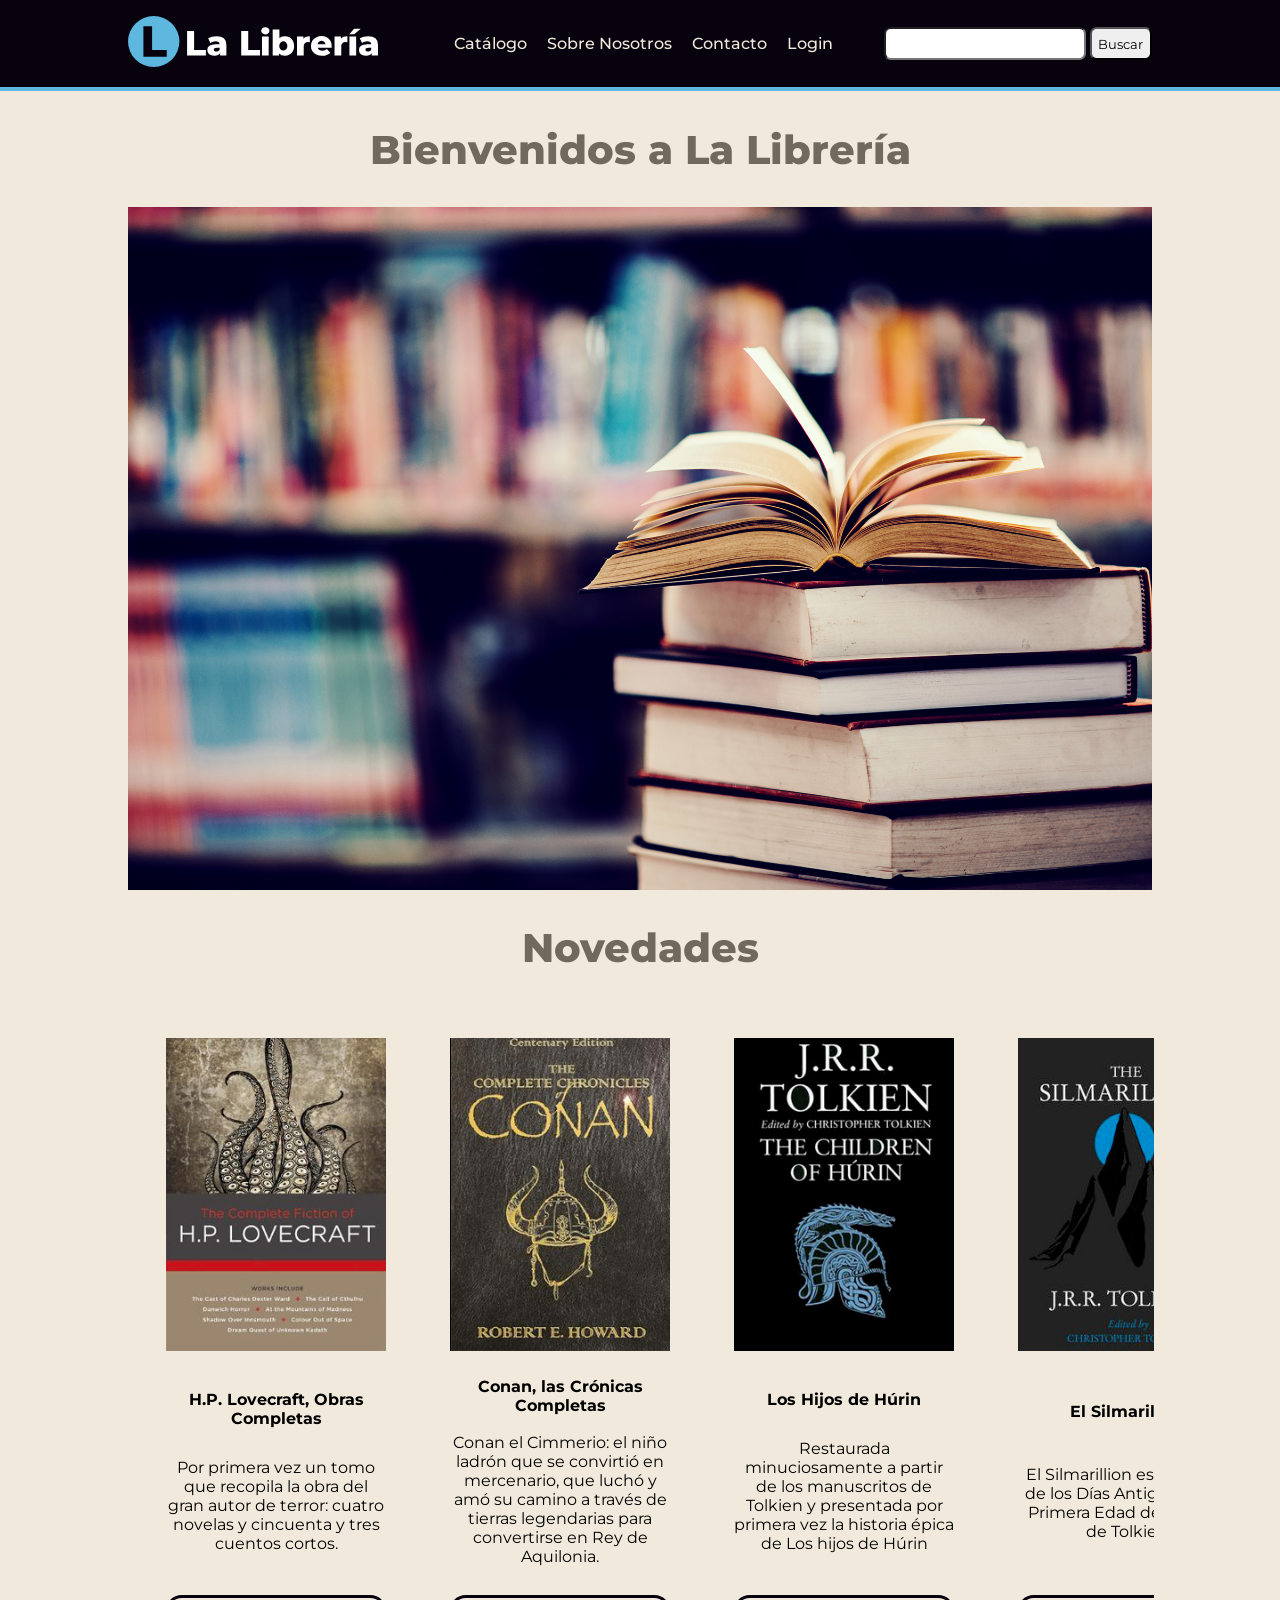
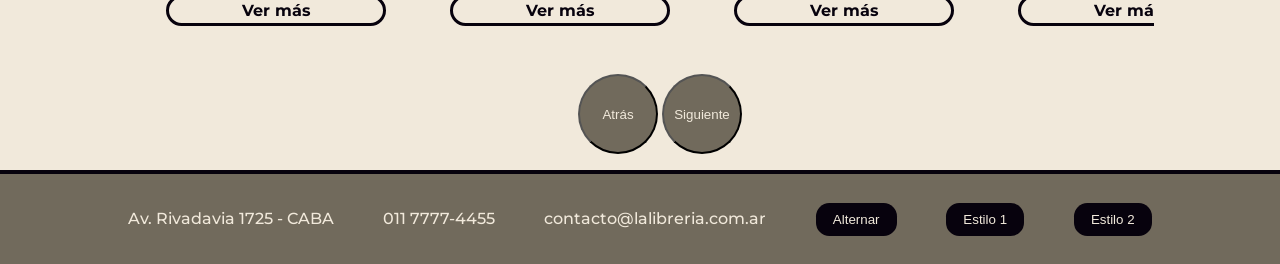
<file: libreria 2/index.html>
<!DOCTYPE html>
<html lang="es">
<head>
    <meta charset="UTF-8">
    <meta http-equiv="X-UA-Compatible" content="IE=edge">
    <meta name="viewport" content="width=device-width, initial-scale=1.0">
    <title>Bienvenidos a La Librería | Tienda Online</title>
    <link id="estilo" rel="stylesheet" href="css/flex_2.css">

<!-- Global site tag (gtag.js) - Google Analytics -->
<script async src="https://www.googletagmanager.com/gtag/js?id=UA-207513648-1"></script>
<script>
  window.dataLayer = window.dataLayer || [];
  function gtag(){dataLayer.push(arguments);}
  gtag('js', new Date());

  gtag('config', 'UA-207513648-1');
</script>
<!-- Global site tag (gtag.js) - Google Analytics -->
<script async src="https://www.googletagmanager.com/gtag/js?id=G-4731SGP133"></script>
<script>
  window.dataLayer = window.dataLayer || [];
  function gtag(){dataLayer.push(arguments);}
  gtag('js', new Date());

  gtag('config', 'G-4731SGP133');
  
</script>

</head>
<body>

    <!-- Encabezado y Navegación -->
    <header id="header">
        <nav>
            <a href="index.html"><img src="img/logo.svg" alt="Bienvenidos a la Librería, Tienda Online"></a>
            <ul>
                <li><a href="#">Catálogo</a></li>
                <li><a href="#">Sobre Nosotros</a></li>
                <li><a id="menu_contacto" onclick="gtag('event', 'Click', {'event_category': 'Click Menu Contacto', 'event_label': 'Contacto'});" href="contacto.html">Contacto</a></li>
                <li><a href="#">Login</a></li>
            </ul>
            <form action="">
                <label>
                    <input type="text" name="palabraClave">
                </label>
                <input type="submit" name="buscar" value="Buscar">
            </form>
        </nav>
    </header>
    <main role="main">
        <!-- Presentación -->
        <section id="presentacion">
            <img src="img/logo.svg" alt="Bienvenidos a la Librería, Tienda Online">
        </section>
        <!-- Bienvenida -->
        <section id="bienvenida">
            <h1>Bienvenidos a La Librería</h1>
            <img src="img/bienvenida.jpg" alt="Bienvenidos a la Librería, Tienda Online">
        </section>
        <!-- Novedades -->
        <section id="novedades">
            <h1>Novedades</h1>
            <div id="contenedor" class="contenedor">
                <article>
                    <img src="img/01.jpg" alt="H.P. Lovecraft, Obras Completas">
                    <h2>H.P. Lovecraft, Obras Completas</h2>
                    <p>Por primera vez un tomo que recopila la obra del gran autor de terror: cuatro novelas y cincuenta y tres cuentos cortos.</p>
                    <a href="libro1.html">Ver más</a>
                </article>
                <article>
                    <img src="img/02.jpg" alt="Conan, las Crónicas Completas">
                    <h2>Conan, las Crónicas Completas</h2>
                    <p>Conan el Cimmerio: el niño ladrón que se convirtió en mercenario, que luchó y amó su camino a través de tierras legendarias para convertirse en Rey de Aquilonia.</p>
                    <a href="libro2.html">Ver más</a>
                </article>
                <article>
                    <img src="img/03.jpg" alt="Los Hijos de Húrin">
                    <h2>Los Hijos de Húrin</h2>
                    <p>Restaurada minuciosamente a partir de los manuscritos de Tolkien y presentada por primera vez  la historia épica de Los hijos de Húrin</p>
                    <a href="libro3.html">Ver más</a>
                </article>
                <article>
                    <img src="img/04.jpg" alt="El Silmarillion">
                    <h2>El Silmarillion</h2>
                    <p>El Silmarillion es un relato de los Días Antiguos, de la Primera Edad del mundo de Tolkien.</p>
                    <a href="libro4.html">Ver más</a>
                </article>
                <article>
                    <img src="img/05.jpg" alt="Duna">
                    <h2>Duna</h2>
                    <p>Una edición de lujo de tapa dura de la épica obra maestra de Frank Herbert: un triunfo de la imaginación y una de las novelas de ciencia ficción más vendidas de todos los tiempos.</p>
                    <a href="libro5.html">Ver más</a>
                </article>
                <article>
                    <img src="img/06.jpg" alt="Esfera">
                    <h2>Esfera</h2>
                    <p>En medio del Pacífico Sur, a mil pies por debajo de la superficie del agua, se descubre una enorme embarcación descansando en el fondo del océano.</p>
                    <a href="libro6.html">Ver más</a>
                </article>
                <article>
                    <img src="img/07.jpg" alt="Cuentos y Poemas Completos de Edgar Allan Poe">
                    <h2>Cuentos y Poemas Completos de Edgar Allan Poe</h2>
                    <p>A Edgar Allan Poe se le atribuye haber sido pionero en el cuento, haber perfeccionado la historia del horror psicológico y haber revolucionado la poética moderna. </p>
                    <a href="libro7.html">Ver más</a>
                </article>
                <article>
                    <img src="img/08.jpg" alt="Obras Completas de William Shakespeare">
                    <h2>Obras Completas de William Shakespeare</h2>
                    <p>Aldea. Romeo y Julieta. Henry V. Macbeth. Sueño de una noche de verano. Rey Lear. Los amantes de la literatura reconocerán de inmediato estas obras emblemáticas de William Shakespeare.</p>
                    <a href="libro8.html">Ver más</a>
                </article>
            </div>
            <!-- Controles del scroll -->
            <ul class="controles">
                <li><input id="anterior" type="submit" value="Atrás"></li>
                <li><input id="siguiente" type="submit" value="Siguiente"></li>
            </ul>
        </section>
    </main>
    <!-- Footer -->
    <footer>
        <h1>Ubicación</h1>
        <iframe src="https://www.google.com/maps/embed?pb=!1m18!1m12!1m3!1d3283.8049548826625!2d-58.393169584770185!3d-34.60909328045804!2m3!1f0!2f0!3f0!3m2!1i1024!2i768!4f13.1!3m3!1m2!1s0x95bccac32291c5c5%3A0x622457900e987e8d!2sAv.%20Rivadavia%201725%2C%20C1089%20CABA!5e0!3m2!1ses-419!2sar!4v1629672369868!5m2!1ses-419!2sar" allowfullscreen="" loading="lazy"></iframe>
        <ul>
            <li>Av. Rivadavia 1725 - CABA</li>
            <li>011 7777-4455</li>
            <li>contacto@lalibreria.com.ar</li>
            <li><input type="submit" onclick="alternar()" value="Alternar"></li>
            <li><input type="submit" onclick="cambiar('css/flex_1.css')" value="Estilo 1"></li>
            <li><input type="submit" onclick="cambiar('css/flex_2.css')" value="Estilo 2"></li>
        </ul>
    </footer>




        <!-- Script para nuestras funciones de javascript -->
        <script>
            // Controles para el scroll de los libros
            var button = document.getElementById('siguiente');
            button.onclick = function () {
                var container = document.getElementById('contenedor');
                sideScroll(container,'right',25,100,10);
            };
        
            var back = document.getElementById('anterior');
            back.onclick = function () {
                var container = document.getElementById('contenedor');
                sideScroll(container,'left',25,100,10);
            };
        
            function sideScroll(element,direction,speed,distance,step){
                scrollAmount = 0;
                var slideTimer = setInterval(function(){
                    if(direction == 'left'){
                        element.scrollLeft -= step;
                    } else {
                        element.scrollLeft += step;
                    }
                    scrollAmount += step;
                    if(scrollAmount >= distance){
                        window.clearInterval(slideTimer);
                    }
                }, speed);
            }

        // Para cambiar la hoja de estilos con un solo botón
        function alternar() {
            /* Levanta un array con el contenido del elemento <link>
            y selecciona el elemento específico usando indexing. */
            var theme = document.getElementsByTagName('link')[0];
    
            /* Cambia el atributo href para cambiar la hoja de estilos*/
            if (theme.getAttribute('href') == 'css/flex_1.css') {
                 theme.setAttribute('href', 'css/flex_2.css');
            } else {
                theme.setAttribute('href', 'css/flex_1.css');
            }
        }

        // Para cambiar la hoja de estilos cuando tenemos más de una
        function cambiar(value) {
            /* Obtiene el nombre de la hoja de estilos y lo setea como 
            un parámetro usando el atributo href */
            var sheets = document
                .getElementsByTagName('link');

            sheets[0].href = value;
            }
        </script>
</body>
</html>
</file>
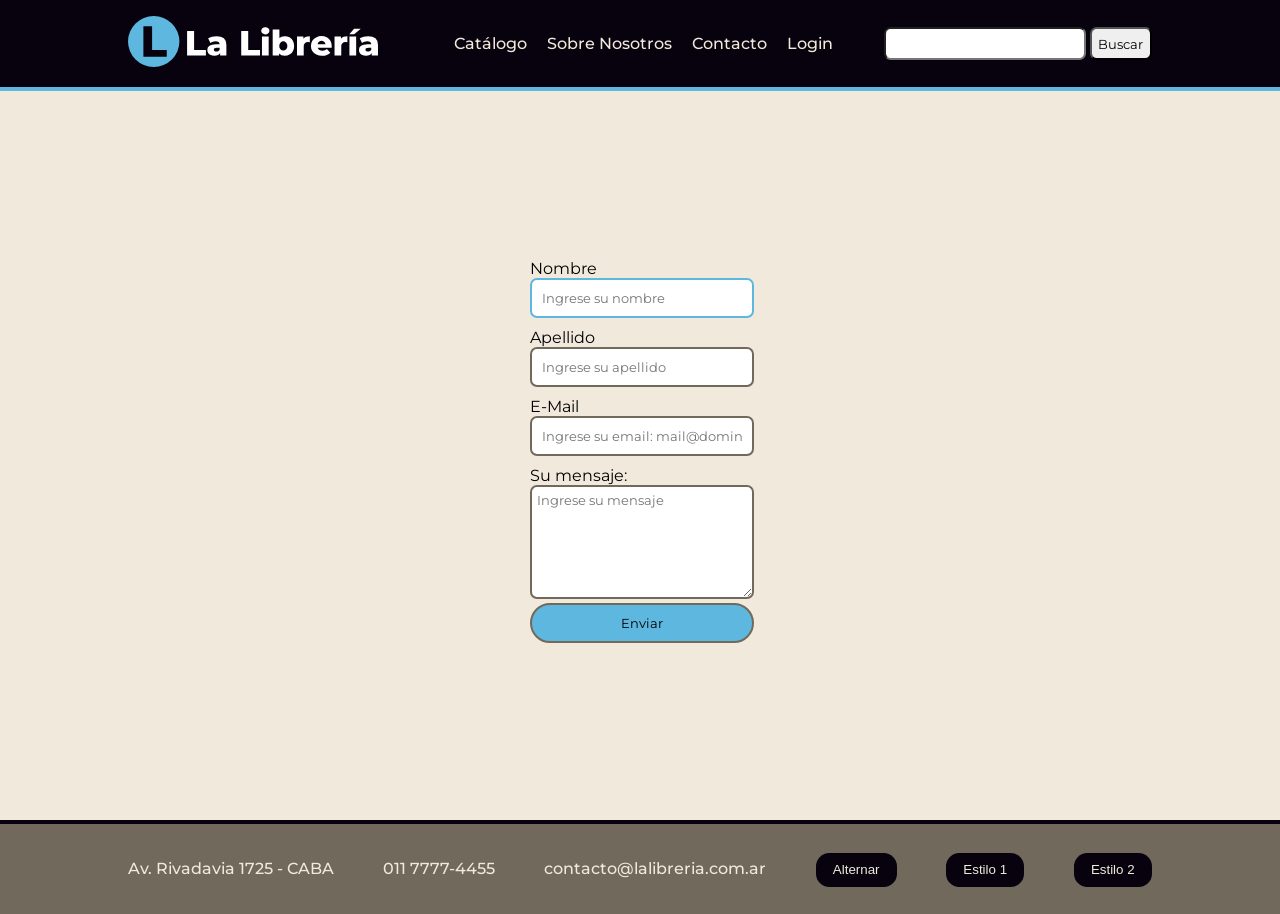
<file: libreria 2/contacto.html>
<!DOCTYPE html>
<html lang="en">
<head>
    <meta charset="UTF-8">
    <meta http-equiv="X-UA-Compatible" content="IE=edge">
    <meta name="viewport" content="width=device-width, initial-scale=1.0">
    <title>Contacto</title>
    <link rel="stylesheet" href="css/flex_2.css">



</head>
<body>
    <!-- Encabezado y Navegación -->
    <header id="header">
        <nav>
            <a href="index.html"><img src="img/logo.svg" alt="Bienvenidos a la Librería, Tienda Online"></a>
            <ul>
                <li><a href="#">Catálogo</a></li>
                <li><a href="#">Sobre Nosotros</a></li>
                <li><a id="menu_contacto" onclick="gtag('event', 'Click', {'event_category': 'Click Menu Contacto', 'event_label': 'Contacto'});" href="contacto.html">Contacto</a></li>
                <li><a href="#">Login</a></li>
            </ul>
            <form action="">
                <label>
                    <input type="text" name="palabraClave">
                </label>
                <input type="submit" name="buscar" value="Buscar">
            </form>
        </nav>
    </header>
    <section id="contacto">
        <form action="exito.html" enctype="multipart/form-data" method="GET">
            <label>Nombre
                <input type="text" maxlength="20" value="" placeholder="Ingrese su nombre" autofocus>
            </label>
            <br>
            <label for="apellido">Apellido</label>
            <input type="text" maxlength="20" value="" placeholder="Ingrese su apellido">
            <br>
            <label>E-Mail
                <input type="email" maxlength="40" required placeholder="Ingrese su email: mail@dominio.com, mail@dominio" multiple>
            </label>
            <br>
            <label>Su mensaje:
                <textarea placeholder="Ingrese su mensaje"></textarea>
            </label>
            <br>
            <input class="submit" type="submit" value="Enviar">
        </form>
    </section>
    <!-- Footer -->
    <footer>
        <h1>Ubicación</h1>
        <iframe src="https://www.google.com/maps/embed?pb=!1m18!1m12!1m3!1d3283.8049548826625!2d-58.393169584770185!3d-34.60909328045804!2m3!1f0!2f0!3f0!3m2!1i1024!2i768!4f13.1!3m3!1m2!1s0x95bccac32291c5c5%3A0x622457900e987e8d!2sAv.%20Rivadavia%201725%2C%20C1089%20CABA!5e0!3m2!1ses-419!2sar!4v1629672369868!5m2!1ses-419!2sar" allowfullscreen="" loading="lazy"></iframe>
        <ul>
            <li>Av. Rivadavia 1725 - CABA</li>
            <li>011 7777-4455</li>
            <li>contacto@lalibreria.com.ar</li>
            <li><input type="submit" onclick="alternar()" value="Alternar"></li>
            <li><input type="submit" onclick="cambiar('css/flex_1.css')" value="Estilo 1"></li>
            <li><input type="submit" onclick="cambiar('css/flex_2.css')" value="Estilo 2"></li>
        </ul>
    </footer>





        <!-- Script para nuestras funciones de javascript -->
        <script>
            // Controles para el scroll de los libros
            var button = document.getElementById('siguiente');
            button.onclick = function () {
                var container = document.getElementById('contenedor');
                sideScroll(container,'right',25,100,10);
            };
        
            var back = document.getElementById('anterior');
            back.onclick = function () {
                var container = document.getElementById('contenedor');
                sideScroll(container,'left',25,100,10);
            };
        
            function sideScroll(element,direction,speed,distance,step){
                scrollAmount = 0;
                var slideTimer = setInterval(function(){
                    if(direction == 'left'){
                        element.scrollLeft -= step;
                    } else {
                        element.scrollLeft += step;
                    }
                    scrollAmount += step;
                    if(scrollAmount >= distance){
                        window.clearInterval(slideTimer);
                    }
                }, speed);
            }

        // Para cambiar la hoja de estilos con un solo botón
        function alternar() {
            /* Levanta un array con el contenido del elemento <link>
            y selecciona el elemento específico usando indexing. */
            var theme = document.getElementsByTagName('link')[0];
    
            /* Cambia el atributo href para cambiar la hoja de estilos*/
            if (theme.getAttribute('href') == 'css/flex_1.css') {
                 theme.setAttribute('href', 'css/flex_2.css');
            } else {
                theme.setAttribute('href', 'css/flex_1.css');
            }
        }

        // Para cambiar la hoja de estilos cuando tenemos más de una
        function cambiar(value) {
            /* Obtiene el nombre de la hoja de estilos y lo setea como 
            un parámetro usando el atributo href */
            var sheets = document
                .getElementsByTagName('link');

            sheets[0].href = value;
            }
        </script>
</body>
</html>
</file>
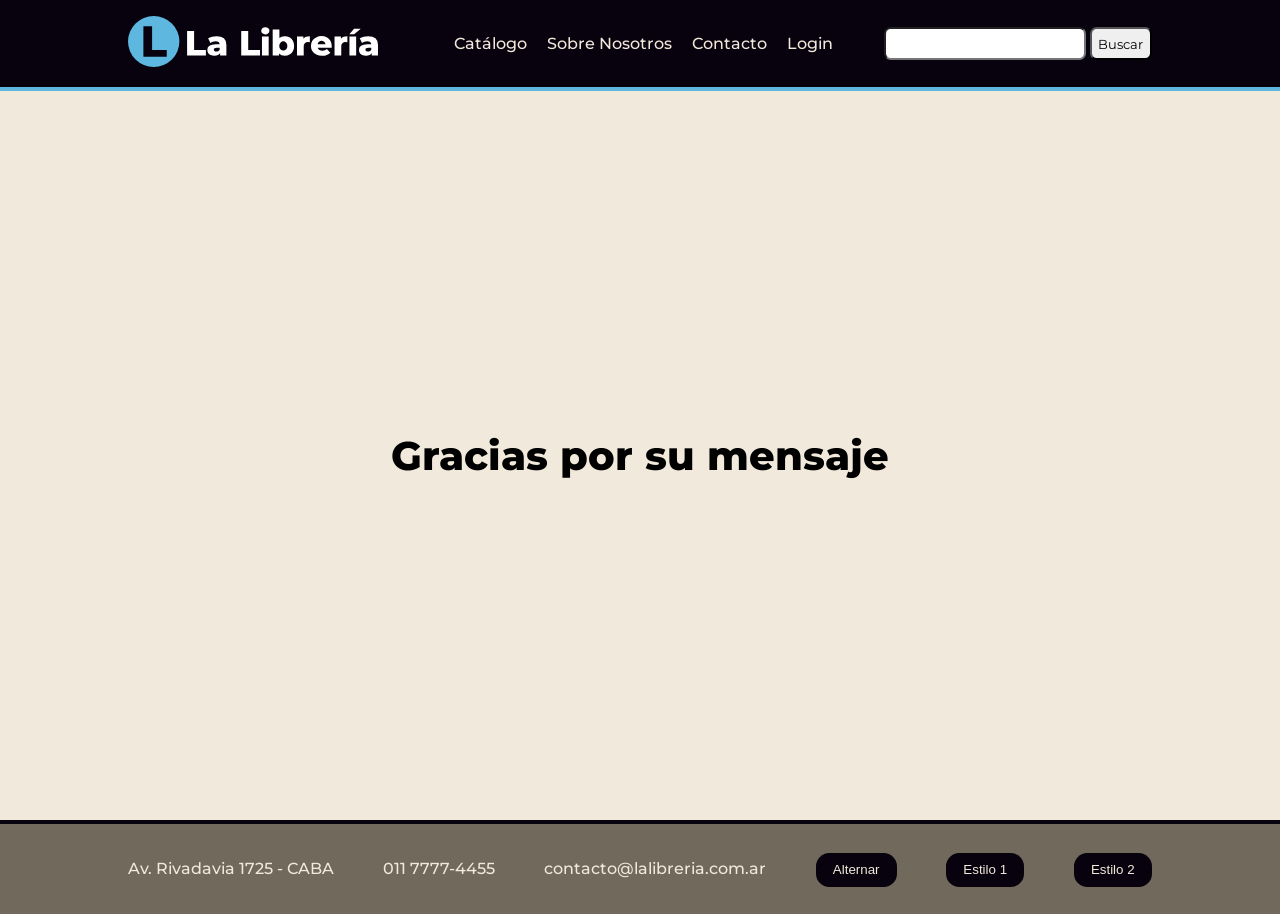
<file: libreria 2/exito.html>
<!DOCTYPE html>
<html lang="en">
<head>
    <meta charset="UTF-8">
    <meta http-equiv="X-UA-Compatible" content="IE=edge">
    <meta name="viewport" content="width=device-width, initial-scale=1.0">
    <title>La Libreria | Gracias por tu mensaje</title>
    <link rel="stylesheet" href="css/flex_2.css">



</head>
<body>
    <!-- Encabezado y Navegación -->
    <header id="header">
        <nav>
            <a href="index.html"><img src="img/logo.svg" alt="Bienvenidos a la Librería, Tienda Online"></a>
            <ul>
                <li><a href="#">Catálogo</a></li>
                <li><a href="#">Sobre Nosotros</a></li>
                <li><a id="menu_contacto" onclick="gtag('event', 'Click', {'event_category': 'Click Menu Contacto', 'event_label': 'Contacto'});" href="contacto.html">Contacto</a></li>
                <li><a href="#">Login</a></li>
            </ul>
            <form action="">
                <label>
                    <input type="text" name="palabraClave">
                </label>
                <input type="submit" name="buscar" value="Buscar">
            </form>
        </nav>
    </header>

    <section id="contacto">
        <h1>Gracias por su mensaje</h1>
    </section>

    <!-- Footer -->
    <footer>
        <h1>Ubicación</h1>
        <iframe src="https://www.google.com/maps/embed?pb=!1m18!1m12!1m3!1d3283.8049548826625!2d-58.393169584770185!3d-34.60909328045804!2m3!1f0!2f0!3f0!3m2!1i1024!2i768!4f13.1!3m3!1m2!1s0x95bccac32291c5c5%3A0x622457900e987e8d!2sAv.%20Rivadavia%201725%2C%20C1089%20CABA!5e0!3m2!1ses-419!2sar!4v1629672369868!5m2!1ses-419!2sar" allowfullscreen="" loading="lazy"></iframe>
        <ul>
            <li>Av. Rivadavia 1725 - CABA</li>
            <li>011 7777-4455</li>
            <li>contacto@lalibreria.com.ar</li>
            <li><input type="submit" onclick="alternar()" value="Alternar"></li>
            <li><input type="submit" onclick="cambiar('css/flex_1.css')" value="Estilo 1"></li>
            <li><input type="submit" onclick="cambiar('css/flex_2.css')" value="Estilo 2"></li>
        </ul>
    </footer>





        <!-- Script para nuestras funciones de javascript -->
        <script>
            // Controles para el scroll de los libros
            var button = document.getElementById('siguiente');
            button.onclick = function () {
                var container = document.getElementById('contenedor');
                sideScroll(container,'right',25,100,10);
            };
        
            var back = document.getElementById('anterior');
            back.onclick = function () {
                var container = document.getElementById('contenedor');
                sideScroll(container,'left',25,100,10);
            };
        
            function sideScroll(element,direction,speed,distance,step){
                scrollAmount = 0;
                var slideTimer = setInterval(function(){
                    if(direction == 'left'){
                        element.scrollLeft -= step;
                    } else {
                        element.scrollLeft += step;
                    }
                    scrollAmount += step;
                    if(scrollAmount >= distance){
                        window.clearInterval(slideTimer);
                    }
                }, speed);
            }

        // Para cambiar la hoja de estilos con un solo botón
        function alternar() {
            /* Levanta un array con el contenido del elemento <link>
            y selecciona el elemento específico usando indexing. */
            var theme = document.getElementsByTagName('link')[0];
    
            /* Cambia el atributo href para cambiar la hoja de estilos*/
            if (theme.getAttribute('href') == 'css/flex_1.css') {
                 theme.setAttribute('href', 'css/flex_2.css');
            } else {
                theme.setAttribute('href', 'css/flex_1.css');
            }
        }

        // Para cambiar la hoja de estilos cuando tenemos más de una
        function cambiar(value) {
            /* Obtiene el nombre de la hoja de estilos y lo setea como 
            un parámetro usando el atributo href */
            var sheets = document
                .getElementsByTagName('link');

            sheets[0].href = value;
            }
        </script>
</body>
</html>
</file>
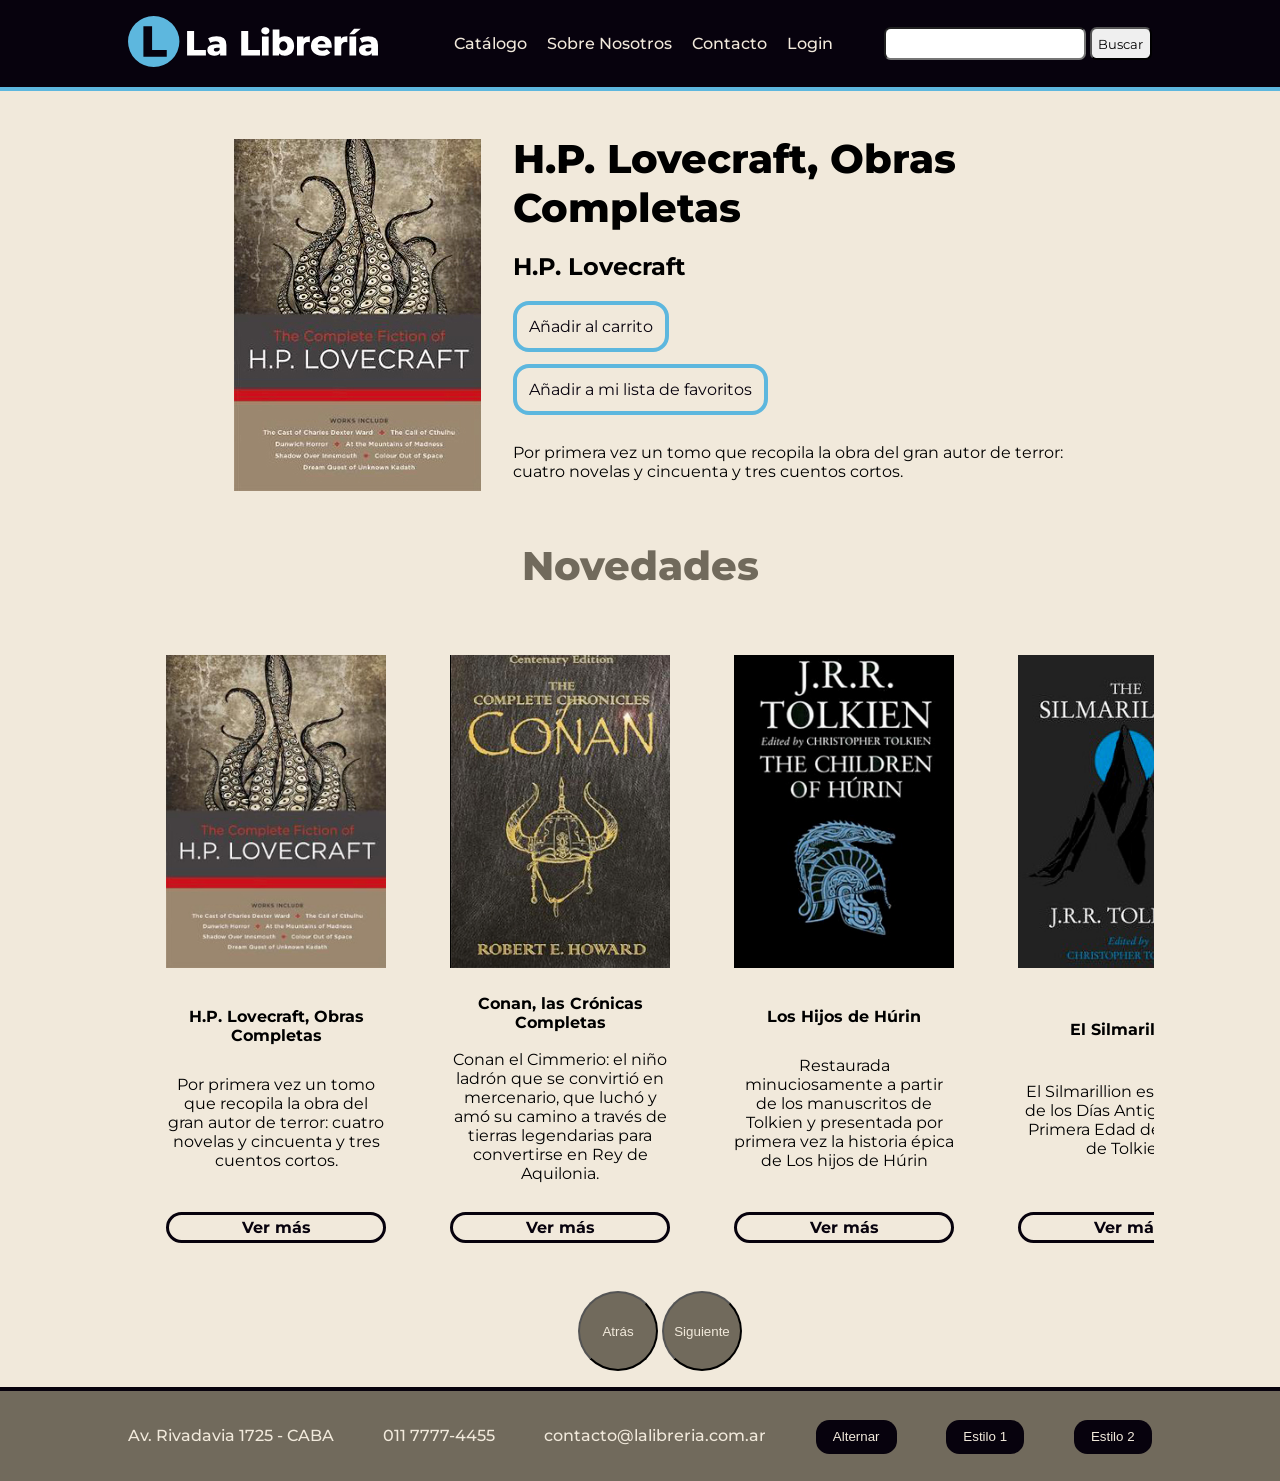
<file: libreria 2/libro1.html>
<!DOCTYPE html>
<html lang="es">
<head>
    <meta charset="UTF-8">
    <meta http-equiv="X-UA-Compatible" content="IE=edge">
    <meta name="viewport" content="width=device-width, initial-scale=1.0">
    <title>H.P. Lovecraft, Obras Completas | La Librería - Tienda Online</title>
    <link rel="stylesheet" href="css/flex_2.css">



</head>
<body>
    <!-- Encabezado y Navegación -->
    <header id="header">
        <nav>
            <a href="index.html"><img src="img/logo.svg" alt="Bienvenidos a la Librería, Tienda Online"></a>
            <ul>
                <li><a href="#">Catálogo</a></li>
                <li><a href="#">Sobre Nosotros</a></li>
                <li><a id="menu_contacto" onclick="gtag('event', 'Click', {'event_category': 'Click Menu Contacto', 'event_label': 'Contacto'});" href="contacto.html">Contacto</a></li>
                <li><a href="#">Login</a></li>
            </ul>
            <form action="">
                <label>
                    <input type="text" name="palabraClave">
                </label>
                <input type="submit" name="buscar" value="Buscar">
            </form>
        </nav>
    </header>

    <section id="libro">
        <div class="izquierda">
            <img src="img/01.jpg" alt="HP Lovecraft">
        </div>
        <div class="derecha">
            <h1>H.P. Lovecraft, Obras Completas</h1>
            <h2>H.P. Lovecraft</h2>
            <a href="#">Añadir al carrito</a>
            <a href="#">Añadir a mi lista de favoritos</a>
            <p>Por primera vez un tomo que recopila la obra del gran autor de terror: cuatro novelas y cincuenta y tres cuentos cortos.</p>
        </div>
    </section>

        <!-- Novedades -->
        <section id="novedades">
            <h1>Novedades</h1>
            <div id="contenedor" class="contenedor">
                <article>
                    <img src="img/01.jpg" alt="H.P. Lovecraft, Obras Completas">
                    <h2>H.P. Lovecraft, Obras Completas</h2>
                    <p>Por primera vez un tomo que recopila la obra del gran autor de terror: cuatro novelas y cincuenta y tres cuentos cortos.</p>
                    <a href="libro1.html">Ver más</a>
                </article>
                <article>
                    <img src="img/02.jpg" alt="Conan, las Crónicas Completas">
                    <h2>Conan, las Crónicas Completas</h2>
                    <p>Conan el Cimmerio: el niño ladrón que se convirtió en mercenario, que luchó y amó su camino a través de tierras legendarias para convertirse en Rey de Aquilonia.</p>
                    <a href="libro2.html">Ver más</a>
                </article>
                <article>
                    <img src="img/03.jpg" alt="Los Hijos de Húrin">
                    <h2>Los Hijos de Húrin</h2>
                    <p>Restaurada minuciosamente a partir de los manuscritos de Tolkien y presentada por primera vez  la historia épica de Los hijos de Húrin</p>
                    <a href="libro3.html">Ver más</a>
                </article>
                <article>
                    <img src="img/04.jpg" alt="El Silmarillion">
                    <h2>El Silmarillion</h2>
                    <p>El Silmarillion es un relato de los Días Antiguos, de la Primera Edad del mundo de Tolkien.</p>
                    <a href="libro4.html">Ver más</a>
                </article>
                <article>
                    <img src="img/05.jpg" alt="Duna">
                    <h2>Duna</h2>
                    <p>Una edición de lujo de tapa dura de la épica obra maestra de Frank Herbert: un triunfo de la imaginación y una de las novelas de ciencia ficción más vendidas de todos los tiempos.</p>
                    <a href="libro5.html">Ver más</a>
                </article>
                <article>
                    <img src="img/06.jpg" alt="Esfera">
                    <h2>Esfera</h2>
                    <p>En medio del Pacífico Sur, a mil pies por debajo de la superficie del agua, se descubre una enorme embarcación descansando en el fondo del océano.</p>
                    <a href="libro6.html">Ver más</a>
                </article>
                <article>
                    <img src="img/07.jpg" alt="Cuentos y Poemas Completos de Edgar Allan Poe">
                    <h2>Cuentos y Poemas Completos de Edgar Allan Poe</h2>
                    <p>A Edgar Allan Poe se le atribuye haber sido pionero en el cuento, haber perfeccionado la historia del horror psicológico y haber revolucionado la poética moderna. </p>
                    <a href="libro7.html">Ver más</a>
                </article>
                <article>
                    <img src="img/08.jpg" alt="Obras Completas de William Shakespeare">
                    <h2>Obras Completas de William Shakespeare</h2>
                    <p>Aldea. Romeo y Julieta. Henry V. Macbeth. Sueño de una noche de verano. Rey Lear. Los amantes de la literatura reconocerán de inmediato estas obras emblemáticas de William Shakespeare.</p>
                    <a href="libro8.html">Ver más</a>
                </article>
            </div>
            <!-- Controles del scroll -->
            <ul class="controles">
                <li><input id="anterior" type="submit" value="Atrás"></li>
                <li><input id="siguiente" type="submit" value="Siguiente"></li>
            </ul>
        </section>
    <!-- Footer -->
    <footer>
        <h1>Ubicación</h1>
        <iframe src="https://www.google.com/maps/embed?pb=!1m18!1m12!1m3!1d3283.8049548826625!2d-58.393169584770185!3d-34.60909328045804!2m3!1f0!2f0!3f0!3m2!1i1024!2i768!4f13.1!3m3!1m2!1s0x95bccac32291c5c5%3A0x622457900e987e8d!2sAv.%20Rivadavia%201725%2C%20C1089%20CABA!5e0!3m2!1ses-419!2sar!4v1629672369868!5m2!1ses-419!2sar" allowfullscreen="" loading="lazy"></iframe>
        <ul>
            <li>Av. Rivadavia 1725 - CABA</li>
            <li>011 7777-4455</li>
            <li>contacto@lalibreria.com.ar</li>
            <li><input type="submit" onclick="alternar()" value="Alternar"></li>
            <li><input type="submit" onclick="cambiar('css/flex_1.css')" value="Estilo 1"></li>
            <li><input type="submit" onclick="cambiar('css/flex_2.css')" value="Estilo 2"></li>
        </ul>
    </footer>





        <!-- Script para nuestras funciones de javascript -->
        <script>
            // Controles para el scroll de los libros
            var button = document.getElementById('siguiente');
            button.onclick = function () {
                var container = document.getElementById('contenedor');
                sideScroll(container,'right',25,100,10);
            };
        
            var back = document.getElementById('anterior');
            back.onclick = function () {
                var container = document.getElementById('contenedor');
                sideScroll(container,'left',25,100,10);
            };
        
            function sideScroll(element,direction,speed,distance,step){
                scrollAmount = 0;
                var slideTimer = setInterval(function(){
                    if(direction == 'left'){
                        element.scrollLeft -= step;
                    } else {
                        element.scrollLeft += step;
                    }
                    scrollAmount += step;
                    if(scrollAmount >= distance){
                        window.clearInterval(slideTimer);
                    }
                }, speed);
            }

        // Para cambiar la hoja de estilos con un solo botón
        function alternar() {
            /* Levanta un array con el contenido del elemento <link>
            y selecciona el elemento específico usando indexing. */
            var theme = document.getElementsByTagName('link')[0];
    
            /* Cambia el atributo href para cambiar la hoja de estilos*/
            if (theme.getAttribute('href') == 'css/flex_1.css') {
                 theme.setAttribute('href', 'css/flex_2.css');
            } else {
                theme.setAttribute('href', 'css/flex_1.css');
            }
        }

        // Para cambiar la hoja de estilos cuando tenemos más de una
        function cambiar(value) {
            /* Obtiene el nombre de la hoja de estilos y lo setea como 
            un parámetro usando el atributo href */
            var sheets = document
                .getElementsByTagName('link');

            sheets[0].href = value;
            }
        </script>
</body>
</html>
</file>
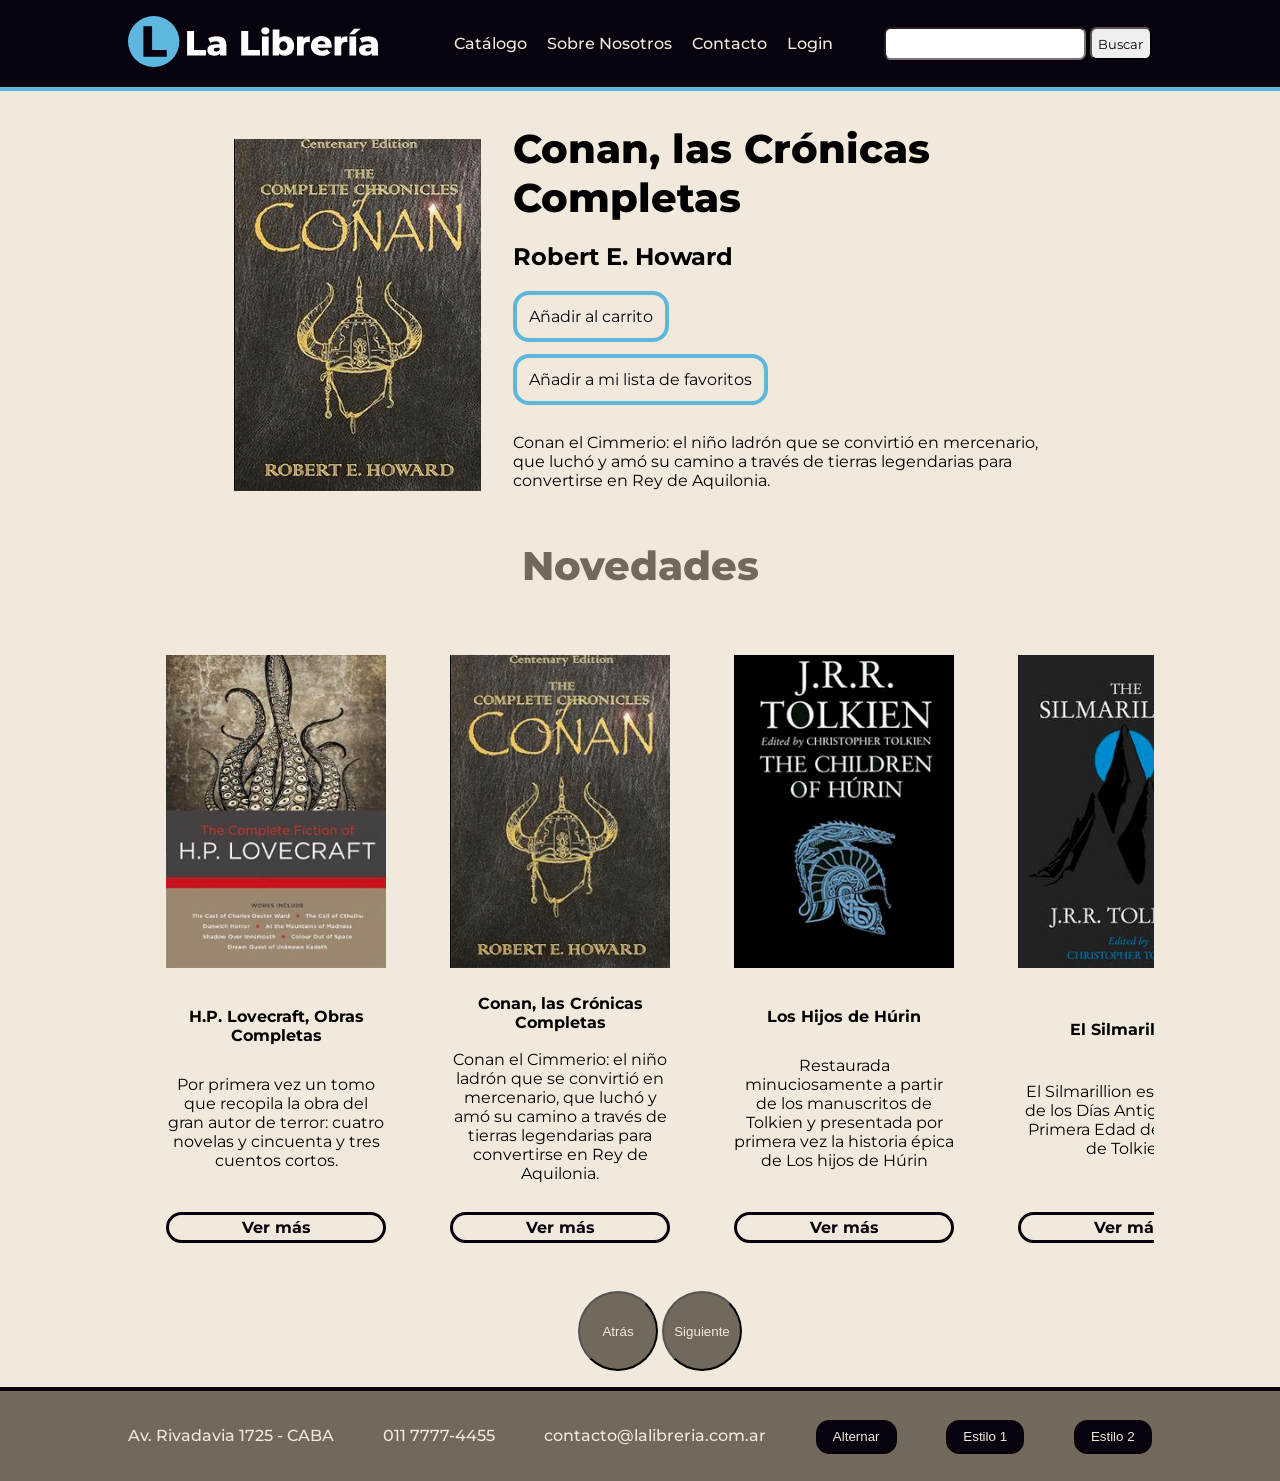
<file: libreria 2/libro2.html>
<!DOCTYPE html>
<html lang="es">
<head>
    <meta charset="UTF-8">
    <meta http-equiv="X-UA-Compatible" content="IE=edge">
    <meta name="viewport" content="width=device-width, initial-scale=1.0">
    <title>Conan, las Crónicas Completas | La Librería - Tienda Online</title>
    <link rel="stylesheet" href="css/flex_2.css">

    

    
</head>
<body>
    <!-- Encabezado y Navegación -->
    <header id="header">
        <nav>
            <a href="index.html"><img src="img/logo.svg" alt="Bienvenidos a la Librería, Tienda Online"></a>
            <ul>
                <li><a href="#">Catálogo</a></li>
                <li><a href="#">Sobre Nosotros</a></li>
                <li><a id="menu_contacto" onclick="gtag('event', 'Click', {'event_category': 'Click Menu Contacto', 'event_label': 'Contacto'});" href="contacto.html">Contacto</a></li>
                <li><a href="#">Login</a></li>
            </ul>
            <form action="">
                <label>
                    <input type="text" name="palabraClave">
                </label>
                <input type="submit" name="buscar" value="Buscar">
            </form>
        </nav>
    </header>

    <section id="libro">
        <div class="izquierda">
            <img src="img/02.jpg" alt="HP Lovecraft">
        </div>
        <div class="derecha">
            <h1>Conan, las Crónicas Completas</h1>
            <h2>Robert E. Howard</h2>
            <a href="#">Añadir al carrito</a>
            <a href="#">Añadir a mi lista de favoritos</a>
            <p>Conan el Cimmerio: el niño ladrón que se convirtió en mercenario, que luchó y amó su camino a través de tierras legendarias para convertirse en Rey de Aquilonia.</p>
        </div>
    </section>

        <!-- Novedades -->
        <section id="novedades">
            <h1>Novedades</h1>
            <div id="contenedor" class="contenedor">
                <article>
                    <img src="img/01.jpg" alt="H.P. Lovecraft, Obras Completas">
                    <h2>H.P. Lovecraft, Obras Completas</h2>
                    <p>Por primera vez un tomo que recopila la obra del gran autor de terror: cuatro novelas y cincuenta y tres cuentos cortos.</p>
                    <a href="libro1.html">Ver más</a>
                </article>
                <article>
                    <img src="img/02.jpg" alt="Conan, las Crónicas Completas">
                    <h2>Conan, las Crónicas Completas</h2>
                    <p>Conan el Cimmerio: el niño ladrón que se convirtió en mercenario, que luchó y amó su camino a través de tierras legendarias para convertirse en Rey de Aquilonia.</p>
                    <a href="libro2.html">Ver más</a>
                </article>
                <article>
                    <img src="img/03.jpg" alt="Los Hijos de Húrin">
                    <h2>Los Hijos de Húrin</h2>
                    <p>Restaurada minuciosamente a partir de los manuscritos de Tolkien y presentada por primera vez  la historia épica de Los hijos de Húrin</p>
                    <a href="libro3.html">Ver más</a>
                </article>
                <article>
                    <img src="img/04.jpg" alt="El Silmarillion">
                    <h2>El Silmarillion</h2>
                    <p>El Silmarillion es un relato de los Días Antiguos, de la Primera Edad del mundo de Tolkien.</p>
                    <a href="libro4.html">Ver más</a>
                </article>
                <article>
                    <img src="img/05.jpg" alt="Duna">
                    <h2>Duna</h2>
                    <p>Una edición de lujo de tapa dura de la épica obra maestra de Frank Herbert: un triunfo de la imaginación y una de las novelas de ciencia ficción más vendidas de todos los tiempos.</p>
                    <a href="libro5.html">Ver más</a>
                </article>
                <article>
                    <img src="img/06.jpg" alt="Esfera">
                    <h2>Esfera</h2>
                    <p>En medio del Pacífico Sur, a mil pies por debajo de la superficie del agua, se descubre una enorme embarcación descansando en el fondo del océano.</p>
                    <a href="libro6.html">Ver más</a>
                </article>
                <article>
                    <img src="img/07.jpg" alt="Cuentos y Poemas Completos de Edgar Allan Poe">
                    <h2>Cuentos y Poemas Completos de Edgar Allan Poe</h2>
                    <p>A Edgar Allan Poe se le atribuye haber sido pionero en el cuento, haber perfeccionado la historia del horror psicológico y haber revolucionado la poética moderna. </p>
                    <a href="libro7.html">Ver más</a>
                </article>
                <article>
                    <img src="img/08.jpg" alt="Obras Completas de William Shakespeare">
                    <h2>Obras Completas de William Shakespeare</h2>
                    <p>Aldea. Romeo y Julieta. Henry V. Macbeth. Sueño de una noche de verano. Rey Lear. Los amantes de la literatura reconocerán de inmediato estas obras emblemáticas de William Shakespeare.</p>
                    <a href="libro8.html">Ver más</a>
                </article>
            </div>
            <!-- Controles del scroll -->
            <ul class="controles">
                <li><input id="anterior" type="submit" value="Atrás"></li>
                <li><input id="siguiente" type="submit" value="Siguiente"></li>
            </ul>
        </section>
    <!-- Footer -->
    <footer>
        <h1>Ubicación</h1>
        <iframe src="https://www.google.com/maps/embed?pb=!1m18!1m12!1m3!1d3283.8049548826625!2d-58.393169584770185!3d-34.60909328045804!2m3!1f0!2f0!3f0!3m2!1i1024!2i768!4f13.1!3m3!1m2!1s0x95bccac32291c5c5%3A0x622457900e987e8d!2sAv.%20Rivadavia%201725%2C%20C1089%20CABA!5e0!3m2!1ses-419!2sar!4v1629672369868!5m2!1ses-419!2sar" allowfullscreen="" loading="lazy"></iframe>
        <ul>
            <li>Av. Rivadavia 1725 - CABA</li>
            <li>011 7777-4455</li>
            <li>contacto@lalibreria.com.ar</li>
            <li><input type="submit" onclick="alternar()" value="Alternar"></li>
            <li><input type="submit" onclick="cambiar('css/flex_1.css')" value="Estilo 1"></li>
            <li><input type="submit" onclick="cambiar('css/flex_2.css')" value="Estilo 2"></li>
        </ul>
    </footer>





        <!-- Script para nuestras funciones de javascript -->
        <script>
            // Controles para el scroll de los libros
            var button = document.getElementById('siguiente');
            button.onclick = function () {
                var container = document.getElementById('contenedor');
                sideScroll(container,'right',25,100,10);
            };
        
            var back = document.getElementById('anterior');
            back.onclick = function () {
                var container = document.getElementById('contenedor');
                sideScroll(container,'left',25,100,10);
            };
        
            function sideScroll(element,direction,speed,distance,step){
                scrollAmount = 0;
                var slideTimer = setInterval(function(){
                    if(direction == 'left'){
                        element.scrollLeft -= step;
                    } else {
                        element.scrollLeft += step;
                    }
                    scrollAmount += step;
                    if(scrollAmount >= distance){
                        window.clearInterval(slideTimer);
                    }
                }, speed);
            }

        // Para cambiar la hoja de estilos con un solo botón
        function alternar() {
            /* Levanta un array con el contenido del elemento <link>
            y selecciona el elemento específico usando indexing. */
            var theme = document.getElementsByTagName('link')[0];
    
            /* Cambia el atributo href para cambiar la hoja de estilos*/
            if (theme.getAttribute('href') == 'css/flex_1.css') {
                 theme.setAttribute('href', 'css/flex_2.css');
            } else {
                theme.setAttribute('href', 'css/flex_1.css');
            }
        }

        // Para cambiar la hoja de estilos cuando tenemos más de una
        function cambiar(value) {
            /* Obtiene el nombre de la hoja de estilos y lo setea como 
            un parámetro usando el atributo href */
            var sheets = document
                .getElementsByTagName('link');

            sheets[0].href = value;
            }
        </script>
</body>
</html>
</file>
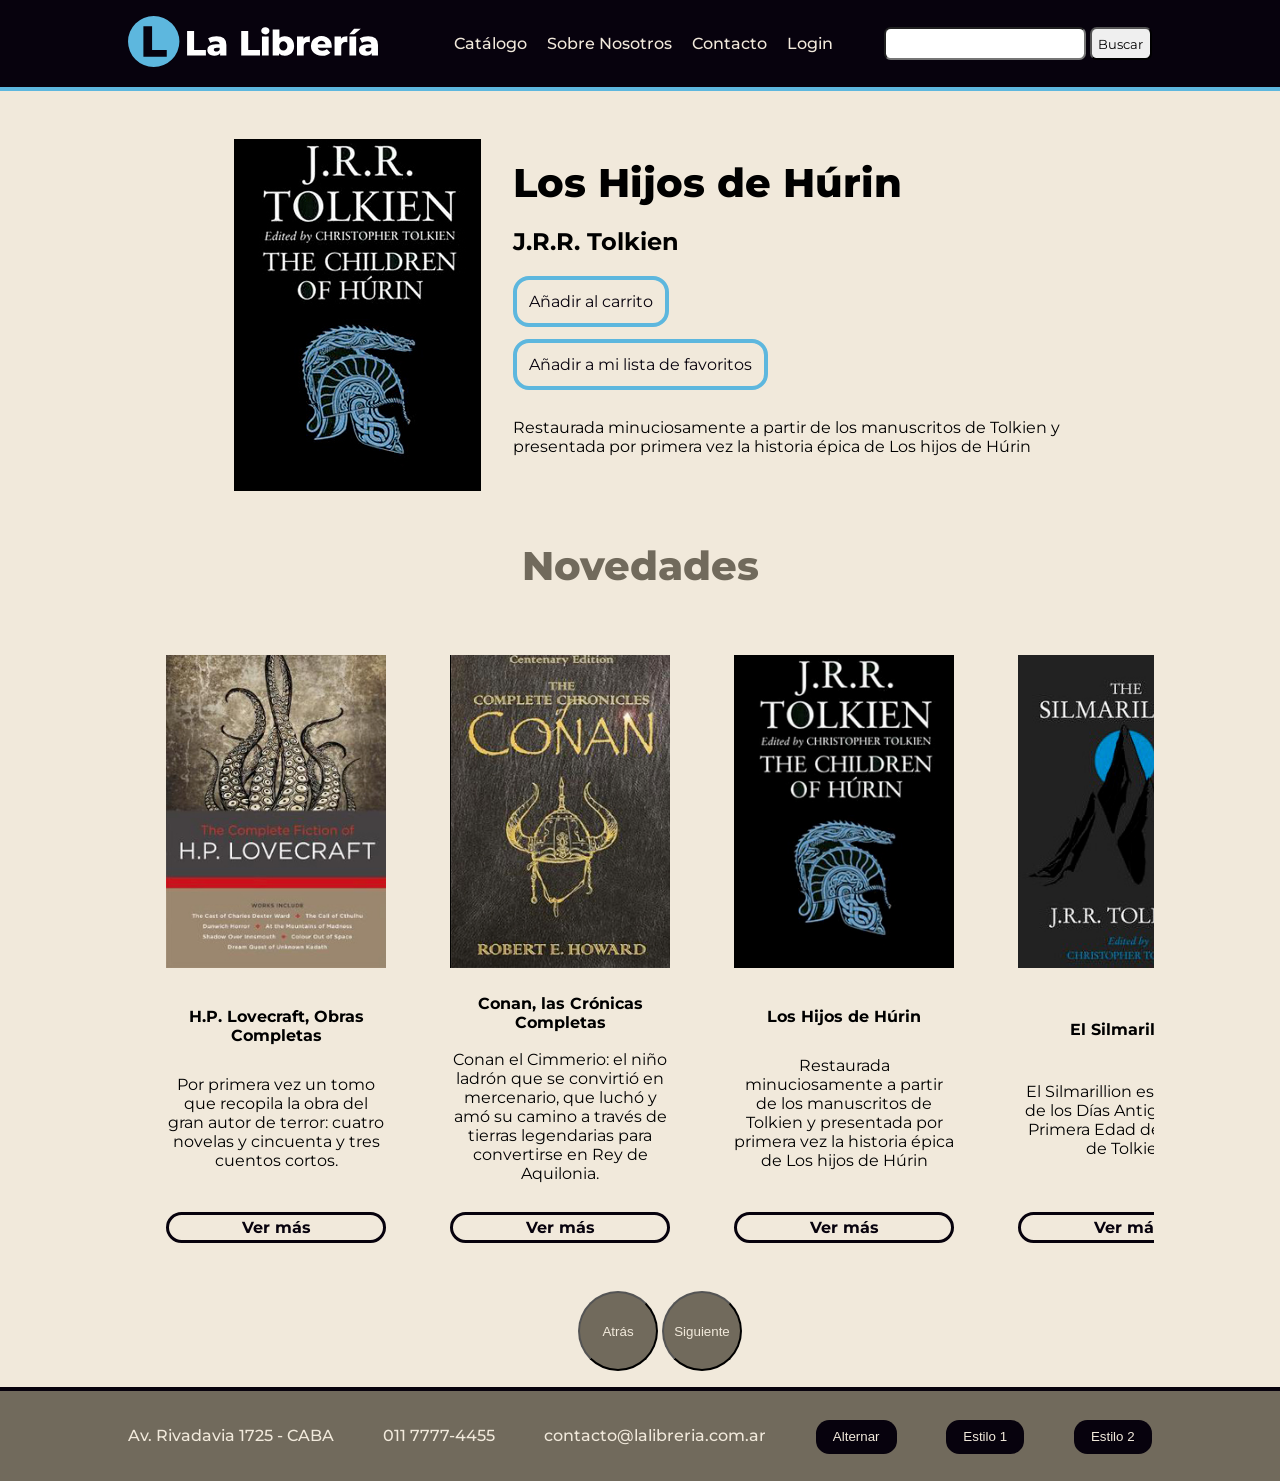
<file: libreria 2/libro3.html>
<!DOCTYPE html>
<html lang="es">
<head>
    <meta charset="UTF-8">
    <meta http-equiv="X-UA-Compatible" content="IE=edge">
    <meta name="viewport" content="width=device-width, initial-scale=1.0">
    <title>Los Hijos de Húrin | La Librería - Tienda Online</title>
    <link rel="stylesheet" href="css/flex_2.css">

   

</head>
<body>
    <!-- Encabezado y Navegación -->
    <header id="header">
        <nav>
            <a href="index.html"><img src="img/logo.svg" alt="Bienvenidos a la Librería, Tienda Online"></a>
            <ul>
                <li><a href="#">Catálogo</a></li>
                <li><a href="#">Sobre Nosotros</a></li>
                <li><a id="menu_contacto" onclick="gtag('event', 'Click', {'event_category': 'Click Menu Contacto', 'event_label': 'Contacto'});" href="contacto.html">Contacto</a></li>
                <li><a href="#">Login</a></li>
            </ul>
            <form action="">
                <label>
                    <input type="text" name="palabraClave">
                </label>
                <input type="submit" name="buscar" value="Buscar">
            </form>
        </nav>
    </header>

    <section id="libro">
        <div class="izquierda">
            <img src="img/03.jpg" alt="HP Lovecraft">
        </div>
        <div class="derecha">
            <h1>Los Hijos de Húrin</h1>
            <h2>J.R.R. Tolkien</h2>
            <a href="#">Añadir al carrito</a>
            <a href="#">Añadir a mi lista de favoritos</a>
            <p>Restaurada minuciosamente a partir de los manuscritos de Tolkien y presentada por primera vez la historia épica de Los hijos de Húrin</p>
        </div>
    </section>

        <!-- Novedades -->
        <section id="novedades">
            <h1>Novedades</h1>
            <div id="contenedor" class="contenedor">
                <article>
                    <img src="img/01.jpg" alt="H.P. Lovecraft, Obras Completas">
                    <h2>H.P. Lovecraft, Obras Completas</h2>
                    <p>Por primera vez un tomo que recopila la obra del gran autor de terror: cuatro novelas y cincuenta y tres cuentos cortos.</p>
                    <a href="libro1.html">Ver más</a>
                </article>
                <article>
                    <img src="img/02.jpg" alt="Conan, las Crónicas Completas">
                    <h2>Conan, las Crónicas Completas</h2>
                    <p>Conan el Cimmerio: el niño ladrón que se convirtió en mercenario, que luchó y amó su camino a través de tierras legendarias para convertirse en Rey de Aquilonia.</p>
                    <a href="libro2.html">Ver más</a>
                </article>
                <article>
                    <img src="img/03.jpg" alt="Los Hijos de Húrin">
                    <h2>Los Hijos de Húrin</h2>
                    <p>Restaurada minuciosamente a partir de los manuscritos de Tolkien y presentada por primera vez  la historia épica de Los hijos de Húrin</p>
                    <a href="libro3.html">Ver más</a>
                </article>
                <article>
                    <img src="img/04.jpg" alt="El Silmarillion">
                    <h2>El Silmarillion</h2>
                    <p>El Silmarillion es un relato de los Días Antiguos, de la Primera Edad del mundo de Tolkien.</p>
                    <a href="libro4.html">Ver más</a>
                </article>
                <article>
                    <img src="img/05.jpg" alt="Duna">
                    <h2>Duna</h2>
                    <p>Una edición de lujo de tapa dura de la épica obra maestra de Frank Herbert: un triunfo de la imaginación y una de las novelas de ciencia ficción más vendidas de todos los tiempos.</p>
                    <a href="libro5.html">Ver más</a>
                </article>
                <article>
                    <img src="img/06.jpg" alt="Esfera">
                    <h2>Esfera</h2>
                    <p>En medio del Pacífico Sur, a mil pies por debajo de la superficie del agua, se descubre una enorme embarcación descansando en el fondo del océano.</p>
                    <a href="libro6.html">Ver más</a>
                </article>
                <article>
                    <img src="img/07.jpg" alt="Cuentos y Poemas Completos de Edgar Allan Poe">
                    <h2>Cuentos y Poemas Completos de Edgar Allan Poe</h2>
                    <p>A Edgar Allan Poe se le atribuye haber sido pionero en el cuento, haber perfeccionado la historia del horror psicológico y haber revolucionado la poética moderna. </p>
                    <a href="libro7.html">Ver más</a>
                </article>
                <article>
                    <img src="img/08.jpg" alt="Obras Completas de William Shakespeare">
                    <h2>Obras Completas de William Shakespeare</h2>
                    <p>Aldea. Romeo y Julieta. Henry V. Macbeth. Sueño de una noche de verano. Rey Lear. Los amantes de la literatura reconocerán de inmediato estas obras emblemáticas de William Shakespeare.</p>
                    <a href="libro8.html">Ver más</a>
                </article>
            </div>
            <!-- Controles del scroll -->
            <ul class="controles">
                <li><input id="anterior" type="submit" value="Atrás"></li>
                <li><input id="siguiente" type="submit" value="Siguiente"></li>
            </ul>
        </section>
    <!-- Footer -->
    <footer>
        <h1>Ubicación</h1>
        <iframe src="https://www.google.com/maps/embed?pb=!1m18!1m12!1m3!1d3283.8049548826625!2d-58.393169584770185!3d-34.60909328045804!2m3!1f0!2f0!3f0!3m2!1i1024!2i768!4f13.1!3m3!1m2!1s0x95bccac32291c5c5%3A0x622457900e987e8d!2sAv.%20Rivadavia%201725%2C%20C1089%20CABA!5e0!3m2!1ses-419!2sar!4v1629672369868!5m2!1ses-419!2sar" allowfullscreen="" loading="lazy"></iframe>
        <ul>
            <li>Av. Rivadavia 1725 - CABA</li>
            <li>011 7777-4455</li>
            <li>contacto@lalibreria.com.ar</li>
            <li><input type="submit" onclick="alternar()" value="Alternar"></li>
            <li><input type="submit" onclick="cambiar('css/flex_1.css')" value="Estilo 1"></li>
            <li><input type="submit" onclick="cambiar('css/flex_2.css')" value="Estilo 2"></li>
        </ul>
    </footer>





        <!-- Script para nuestras funciones de javascript -->
        <script>
            // Controles para el scroll de los libros
            var button = document.getElementById('siguiente');
            button.onclick = function () {
                var container = document.getElementById('contenedor');
                sideScroll(container,'right',25,100,10);
            };
        
            var back = document.getElementById('anterior');
            back.onclick = function () {
                var container = document.getElementById('contenedor');
                sideScroll(container,'left',25,100,10);
            };
        
            function sideScroll(element,direction,speed,distance,step){
                scrollAmount = 0;
                var slideTimer = setInterval(function(){
                    if(direction == 'left'){
                        element.scrollLeft -= step;
                    } else {
                        element.scrollLeft += step;
                    }
                    scrollAmount += step;
                    if(scrollAmount >= distance){
                        window.clearInterval(slideTimer);
                    }
                }, speed);
            }

        // Para cambiar la hoja de estilos con un solo botón
        function alternar() {
            /* Levanta un array con el contenido del elemento <link>
            y selecciona el elemento específico usando indexing. */
            var theme = document.getElementsByTagName('link')[0];
    
            /* Cambia el atributo href para cambiar la hoja de estilos*/
            if (theme.getAttribute('href') == 'css/flex_1.css') {
                 theme.setAttribute('href', 'css/flex_2.css');
            } else {
                theme.setAttribute('href', 'css/flex_1.css');
            }
        }

        // Para cambiar la hoja de estilos cuando tenemos más de una
        function cambiar(value) {
            /* Obtiene el nombre de la hoja de estilos y lo setea como 
            un parámetro usando el atributo href */
            var sheets = document
                .getElementsByTagName('link');

            sheets[0].href = value;
            }
        </script>
</body>
</html>
</file>
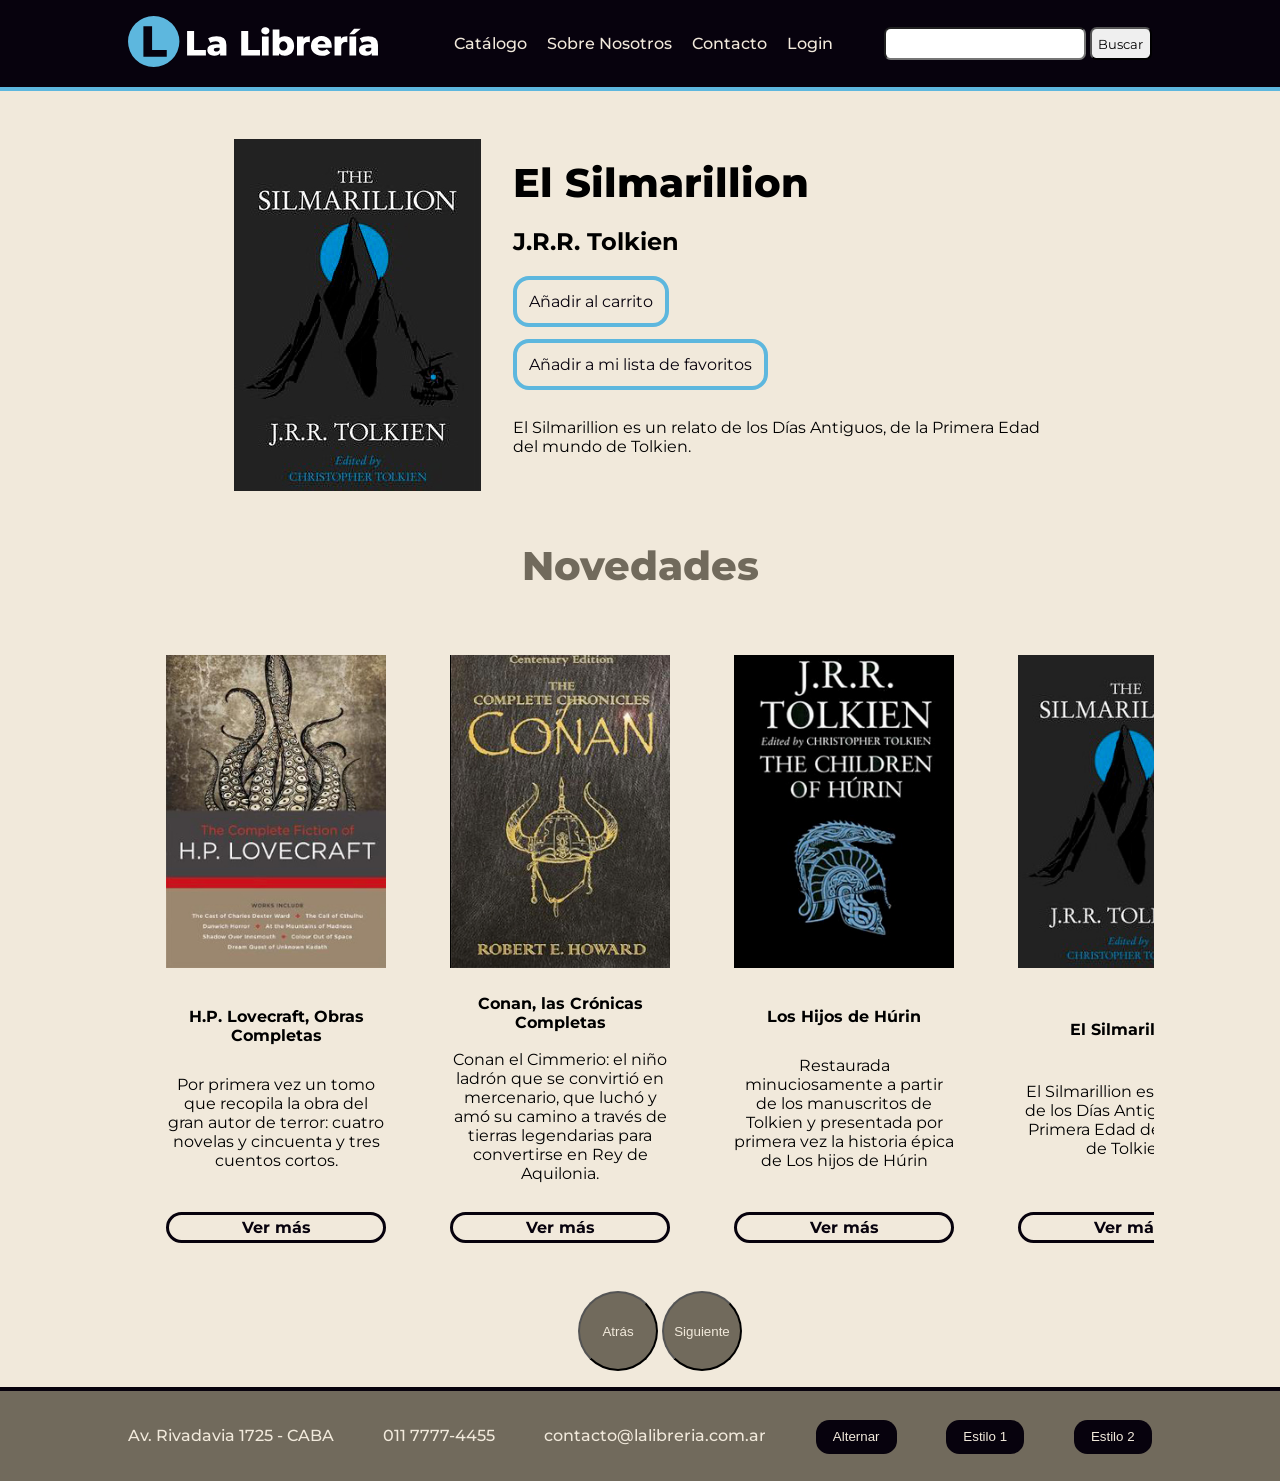
<file: libreria 2/libro4.html>
<!DOCTYPE html>
<html lang="es">
<head>
    <meta charset="UTF-8">
    <meta http-equiv="X-UA-Compatible" content="IE=edge">
    <meta name="viewport" content="width=device-width, initial-scale=1.0">
    <title>El Silmarillion | La Librería - Tienda Online</title>
    <link rel="stylesheet" href="css/flex_2.css">

    

</head>
<body>
    <!-- Encabezado y Navegación -->
    <header id="header">
        <nav>
            <a href="index.html"><img src="img/logo.svg" alt="Bienvenidos a la Librería, Tienda Online"></a>
            <ul>
                <li><a href="#">Catálogo</a></li>
                <li><a href="#">Sobre Nosotros</a></li>
                <li><a id="menu_contacto" onclick="gtag('event', 'Click', {'event_category': 'Click Menu Contacto', 'event_label': 'Contacto'});" href="contacto.html">Contacto</a></li>
                <li><a href="#">Login</a></li>
            </ul>
            <form action="">
                <label>
                    <input type="text" name="palabraClave">
                </label>
                <input type="submit" name="buscar" value="Buscar">
            </form>
        </nav>
    </header>

    <section id="libro">
        <div class="izquierda">
            <img src="img/04.jpg" alt="HP Lovecraft">
        </div>
        <div class="derecha">
            <h1>El Silmarillion</h1>
            <h2>J.R.R. Tolkien</h2>
            <a href="#">Añadir al carrito</a>
            <a href="#">Añadir a mi lista de favoritos</a>
            <p>El Silmarillion es un relato de los Días Antiguos, de la Primera Edad del mundo de Tolkien.</p>
        </div>
    </section>

        <!-- Novedades -->
        <section id="novedades">
            <h1>Novedades</h1>
            <div id="contenedor" class="contenedor">
                <article>
                    <img src="img/01.jpg" alt="H.P. Lovecraft, Obras Completas">
                    <h2>H.P. Lovecraft, Obras Completas</h2>
                    <p>Por primera vez un tomo que recopila la obra del gran autor de terror: cuatro novelas y cincuenta y tres cuentos cortos.</p>
                    <a href="libro1.html">Ver más</a>
                </article>
                <article>
                    <img src="img/02.jpg" alt="Conan, las Crónicas Completas">
                    <h2>Conan, las Crónicas Completas</h2>
                    <p>Conan el Cimmerio: el niño ladrón que se convirtió en mercenario, que luchó y amó su camino a través de tierras legendarias para convertirse en Rey de Aquilonia.</p>
                    <a href="libro2.html">Ver más</a>
                </article>
                <article>
                    <img src="img/03.jpg" alt="Los Hijos de Húrin">
                    <h2>Los Hijos de Húrin</h2>
                    <p>Restaurada minuciosamente a partir de los manuscritos de Tolkien y presentada por primera vez  la historia épica de Los hijos de Húrin</p>
                    <a href="libro3.html">Ver más</a>
                </article>
                <article>
                    <img src="img/04.jpg" alt="El Silmarillion">
                    <h2>El Silmarillion</h2>
                    <p>El Silmarillion es un relato de los Días Antiguos, de la Primera Edad del mundo de Tolkien.</p>
                    <a href="libro4.html">Ver más</a>
                </article>
                <article>
                    <img src="img/05.jpg" alt="Duna">
                    <h2>Duna</h2>
                    <p>Una edición de lujo de tapa dura de la épica obra maestra de Frank Herbert: un triunfo de la imaginación y una de las novelas de ciencia ficción más vendidas de todos los tiempos.</p>
                    <a href="libro5.html">Ver más</a>
                </article>
                <article>
                    <img src="img/06.jpg" alt="Esfera">
                    <h2>Esfera</h2>
                    <p>En medio del Pacífico Sur, a mil pies por debajo de la superficie del agua, se descubre una enorme embarcación descansando en el fondo del océano.</p>
                    <a href="libro6.html">Ver más</a>
                </article>
                <article>
                    <img src="img/07.jpg" alt="Cuentos y Poemas Completos de Edgar Allan Poe">
                    <h2>Cuentos y Poemas Completos de Edgar Allan Poe</h2>
                    <p>A Edgar Allan Poe se le atribuye haber sido pionero en el cuento, haber perfeccionado la historia del horror psicológico y haber revolucionado la poética moderna. </p>
                    <a href="libro7.html">Ver más</a>
                </article>
                <article>
                    <img src="img/08.jpg" alt="Obras Completas de William Shakespeare">
                    <h2>Obras Completas de William Shakespeare</h2>
                    <p>Aldea. Romeo y Julieta. Henry V. Macbeth. Sueño de una noche de verano. Rey Lear. Los amantes de la literatura reconocerán de inmediato estas obras emblemáticas de William Shakespeare.</p>
                    <a href="libro8.html">Ver más</a>
                </article>
            </div>
            <!-- Controles del scroll -->
            <ul class="controles">
                <li><input id="anterior" type="submit" value="Atrás"></li>
                <li><input id="siguiente" type="submit" value="Siguiente"></li>
            </ul>
        </section>
    <!-- Footer -->
    <footer>
        <h1>Ubicación</h1>
        <iframe src="https://www.google.com/maps/embed?pb=!1m18!1m12!1m3!1d3283.8049548826625!2d-58.393169584770185!3d-34.60909328045804!2m3!1f0!2f0!3f0!3m2!1i1024!2i768!4f13.1!3m3!1m2!1s0x95bccac32291c5c5%3A0x622457900e987e8d!2sAv.%20Rivadavia%201725%2C%20C1089%20CABA!5e0!3m2!1ses-419!2sar!4v1629672369868!5m2!1ses-419!2sar" allowfullscreen="" loading="lazy"></iframe>
        <ul>
            <li>Av. Rivadavia 1725 - CABA</li>
            <li>011 7777-4455</li>
            <li>contacto@lalibreria.com.ar</li>
            <li><input type="submit" onclick="alternar()" value="Alternar"></li>
            <li><input type="submit" onclick="cambiar('css/flex_1.css')" value="Estilo 1"></li>
            <li><input type="submit" onclick="cambiar('css/flex_2.css')" value="Estilo 2"></li>
        </ul>
    </footer>





        <!-- Script para nuestras funciones de javascript -->
        <script>
            // Controles para el scroll de los libros
            var button = document.getElementById('siguiente');
            button.onclick = function () {
                var container = document.getElementById('contenedor');
                sideScroll(container,'right',25,100,10);
            };
        
            var back = document.getElementById('anterior');
            back.onclick = function () {
                var container = document.getElementById('contenedor');
                sideScroll(container,'left',25,100,10);
            };
        
            function sideScroll(element,direction,speed,distance,step){
                scrollAmount = 0;
                var slideTimer = setInterval(function(){
                    if(direction == 'left'){
                        element.scrollLeft -= step;
                    } else {
                        element.scrollLeft += step;
                    }
                    scrollAmount += step;
                    if(scrollAmount >= distance){
                        window.clearInterval(slideTimer);
                    }
                }, speed);
            }

        // Para cambiar la hoja de estilos con un solo botón
        function alternar() {
            /* Levanta un array con el contenido del elemento <link>
            y selecciona el elemento específico usando indexing. */
            var theme = document.getElementsByTagName('link')[0];
    
            /* Cambia el atributo href para cambiar la hoja de estilos*/
            if (theme.getAttribute('href') == 'css/flex_1.css') {
                 theme.setAttribute('href', 'css/flex_2.css');
            } else {
                theme.setAttribute('href', 'css/flex_1.css');
            }
        }

        // Para cambiar la hoja de estilos cuando tenemos más de una
        function cambiar(value) {
            /* Obtiene el nombre de la hoja de estilos y lo setea como 
            un parámetro usando el atributo href */
            var sheets = document
                .getElementsByTagName('link');

            sheets[0].href = value;
            }
        </script>
</body>
</html>
</file>
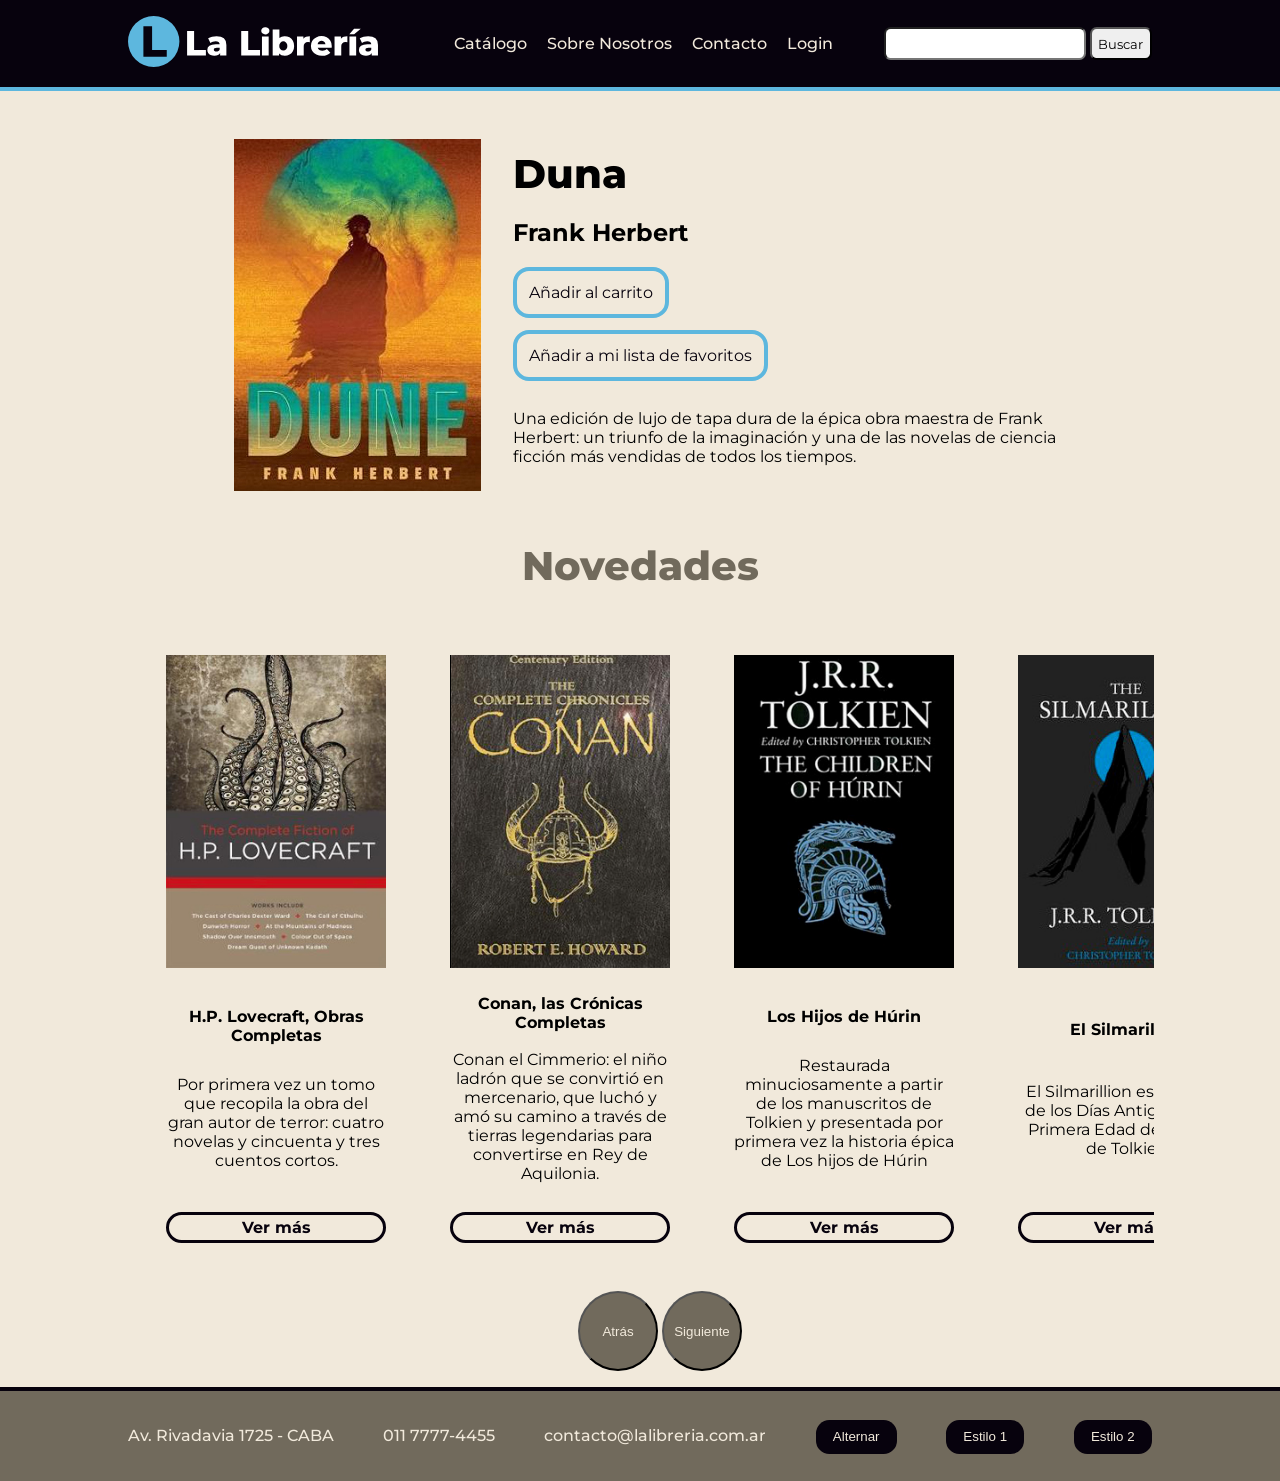
<file: libreria 2/libro5.html>
<!DOCTYPE html>
<html lang="es">
<head>
    <meta charset="UTF-8">
    <meta http-equiv="X-UA-Compatible" content="IE=edge">
    <meta name="viewport" content="width=device-width, initial-scale=1.0">
    <title>Duna | La Librería - Tienda Online</title>
    <link rel="stylesheet" href="css/flex_2.css">

    

</head>
<body>
    <!-- Encabezado y Navegación -->
    <header id="header">
        <nav>
            <a href="index.html"><img src="img/logo.svg" alt="Bienvenidos a la Librería, Tienda Online"></a>
            <ul>
                <li><a href="#">Catálogo</a></li>
                <li><a href="#">Sobre Nosotros</a></li>
                <li><a id="menu_contacto" onclick="gtag('event', 'Click', {'event_category': 'Click Menu Contacto', 'event_label': 'Contacto'});" href="contacto.html">Contacto</a></li>
                <li><a href="#">Login</a></li>
            </ul>
            <form action="">
                <label>
                    <input type="text" name="palabraClave">
                </label>
                <input type="submit" name="buscar" value="Buscar">
            </form>
        </nav>
    </header>

    <section id="libro">
        <div class="izquierda">
            <img src="img/05.jpg" alt="HP Lovecraft">
        </div>
        <div class="derecha">
            <h1>Duna</h1>
            <h2>Frank Herbert</h2>
            <a href="#">Añadir al carrito</a>
            <a href="#">Añadir a mi lista de favoritos</a>
            <p>Una edición de lujo de tapa dura de la épica obra maestra de Frank Herbert: un triunfo de la imaginación y una de las novelas de ciencia ficción más vendidas de todos los tiempos.</p>
        </div>
    </section>

        <!-- Novedades -->
        <section id="novedades">
            <h1>Novedades</h1>
            <div id="contenedor" class="contenedor">
                <article>
                    <img src="img/01.jpg" alt="H.P. Lovecraft, Obras Completas">
                    <h2>H.P. Lovecraft, Obras Completas</h2>
                    <p>Por primera vez un tomo que recopila la obra del gran autor de terror: cuatro novelas y cincuenta y tres cuentos cortos.</p>
                    <a href="libro1.html">Ver más</a>
                </article>
                <article>
                    <img src="img/02.jpg" alt="Conan, las Crónicas Completas">
                    <h2>Conan, las Crónicas Completas</h2>
                    <p>Conan el Cimmerio: el niño ladrón que se convirtió en mercenario, que luchó y amó su camino a través de tierras legendarias para convertirse en Rey de Aquilonia.</p>
                    <a href="libro2.html">Ver más</a>
                </article>
                <article>
                    <img src="img/03.jpg" alt="Los Hijos de Húrin">
                    <h2>Los Hijos de Húrin</h2>
                    <p>Restaurada minuciosamente a partir de los manuscritos de Tolkien y presentada por primera vez  la historia épica de Los hijos de Húrin</p>
                    <a href="libro3.html">Ver más</a>
                </article>
                <article>
                    <img src="img/04.jpg" alt="El Silmarillion">
                    <h2>El Silmarillion</h2>
                    <p>El Silmarillion es un relato de los Días Antiguos, de la Primera Edad del mundo de Tolkien.</p>
                    <a href="libro4.html">Ver más</a>
                </article>
                <article>
                    <img src="img/05.jpg" alt="Duna">
                    <h2>Duna</h2>
                    <p>Una edición de lujo de tapa dura de la épica obra maestra de Frank Herbert: un triunfo de la imaginación y una de las novelas de ciencia ficción más vendidas de todos los tiempos.</p>
                    <a href="libro5.html">Ver más</a>
                </article>
                <article>
                    <img src="img/06.jpg" alt="Esfera">
                    <h2>Esfera</h2>
                    <p>En medio del Pacífico Sur, a mil pies por debajo de la superficie del agua, se descubre una enorme embarcación descansando en el fondo del océano.</p>
                    <a href="libro6.html">Ver más</a>
                </article>
                <article>
                    <img src="img/07.jpg" alt="Cuentos y Poemas Completos de Edgar Allan Poe">
                    <h2>Cuentos y Poemas Completos de Edgar Allan Poe</h2>
                    <p>A Edgar Allan Poe se le atribuye haber sido pionero en el cuento, haber perfeccionado la historia del horror psicológico y haber revolucionado la poética moderna. </p>
                    <a href="libro7.html">Ver más</a>
                </article>
                <article>
                    <img src="img/08.jpg" alt="Obras Completas de William Shakespeare">
                    <h2>Obras Completas de William Shakespeare</h2>
                    <p>Aldea. Romeo y Julieta. Henry V. Macbeth. Sueño de una noche de verano. Rey Lear. Los amantes de la literatura reconocerán de inmediato estas obras emblemáticas de William Shakespeare.</p>
                    <a href="libro8.html">Ver más</a>
                </article>
            </div>
            <!-- Controles del scroll -->
            <ul class="controles">
                <li><input id="anterior" type="submit" value="Atrás"></li>
                <li><input id="siguiente" type="submit" value="Siguiente"></li>
            </ul>
        </section>
    <!-- Footer -->
    <footer>
        <h1>Ubicación</h1>
        <iframe src="https://www.google.com/maps/embed?pb=!1m18!1m12!1m3!1d3283.8049548826625!2d-58.393169584770185!3d-34.60909328045804!2m3!1f0!2f0!3f0!3m2!1i1024!2i768!4f13.1!3m3!1m2!1s0x95bccac32291c5c5%3A0x622457900e987e8d!2sAv.%20Rivadavia%201725%2C%20C1089%20CABA!5e0!3m2!1ses-419!2sar!4v1629672369868!5m2!1ses-419!2sar" allowfullscreen="" loading="lazy"></iframe>
        <ul>
            <li>Av. Rivadavia 1725 - CABA</li>
            <li>011 7777-4455</li>
            <li>contacto@lalibreria.com.ar</li>
            <li><input type="submit" onclick="alternar()" value="Alternar"></li>
            <li><input type="submit" onclick="cambiar('css/flex_1.css')" value="Estilo 1"></li>
            <li><input type="submit" onclick="cambiar('css/flex_2.css')" value="Estilo 2"></li>
        </ul>
    </footer>





        <!-- Script para nuestras funciones de javascript -->
        <script>
            // Controles para el scroll de los libros
            var button = document.getElementById('siguiente');
            button.onclick = function () {
                var container = document.getElementById('contenedor');
                sideScroll(container,'right',25,100,10);
            };
        
            var back = document.getElementById('anterior');
            back.onclick = function () {
                var container = document.getElementById('contenedor');
                sideScroll(container,'left',25,100,10);
            };
        
            function sideScroll(element,direction,speed,distance,step){
                scrollAmount = 0;
                var slideTimer = setInterval(function(){
                    if(direction == 'left'){
                        element.scrollLeft -= step;
                    } else {
                        element.scrollLeft += step;
                    }
                    scrollAmount += step;
                    if(scrollAmount >= distance){
                        window.clearInterval(slideTimer);
                    }
                }, speed);
            }

        // Para cambiar la hoja de estilos con un solo botón
        function alternar() {
            /* Levanta un array con el contenido del elemento <link>
            y selecciona el elemento específico usando indexing. */
            var theme = document.getElementsByTagName('link')[0];
    
            /* Cambia el atributo href para cambiar la hoja de estilos*/
            if (theme.getAttribute('href') == 'css/flex_1.css') {
                 theme.setAttribute('href', 'css/flex_2.css');
            } else {
                theme.setAttribute('href', 'css/flex_1.css');
            }
        }

        // Para cambiar la hoja de estilos cuando tenemos más de una
        function cambiar(value) {
            /* Obtiene el nombre de la hoja de estilos y lo setea como 
            un parámetro usando el atributo href */
            var sheets = document
                .getElementsByTagName('link');

            sheets[0].href = value;
            }
        </script>
</body>
</html>
</file>
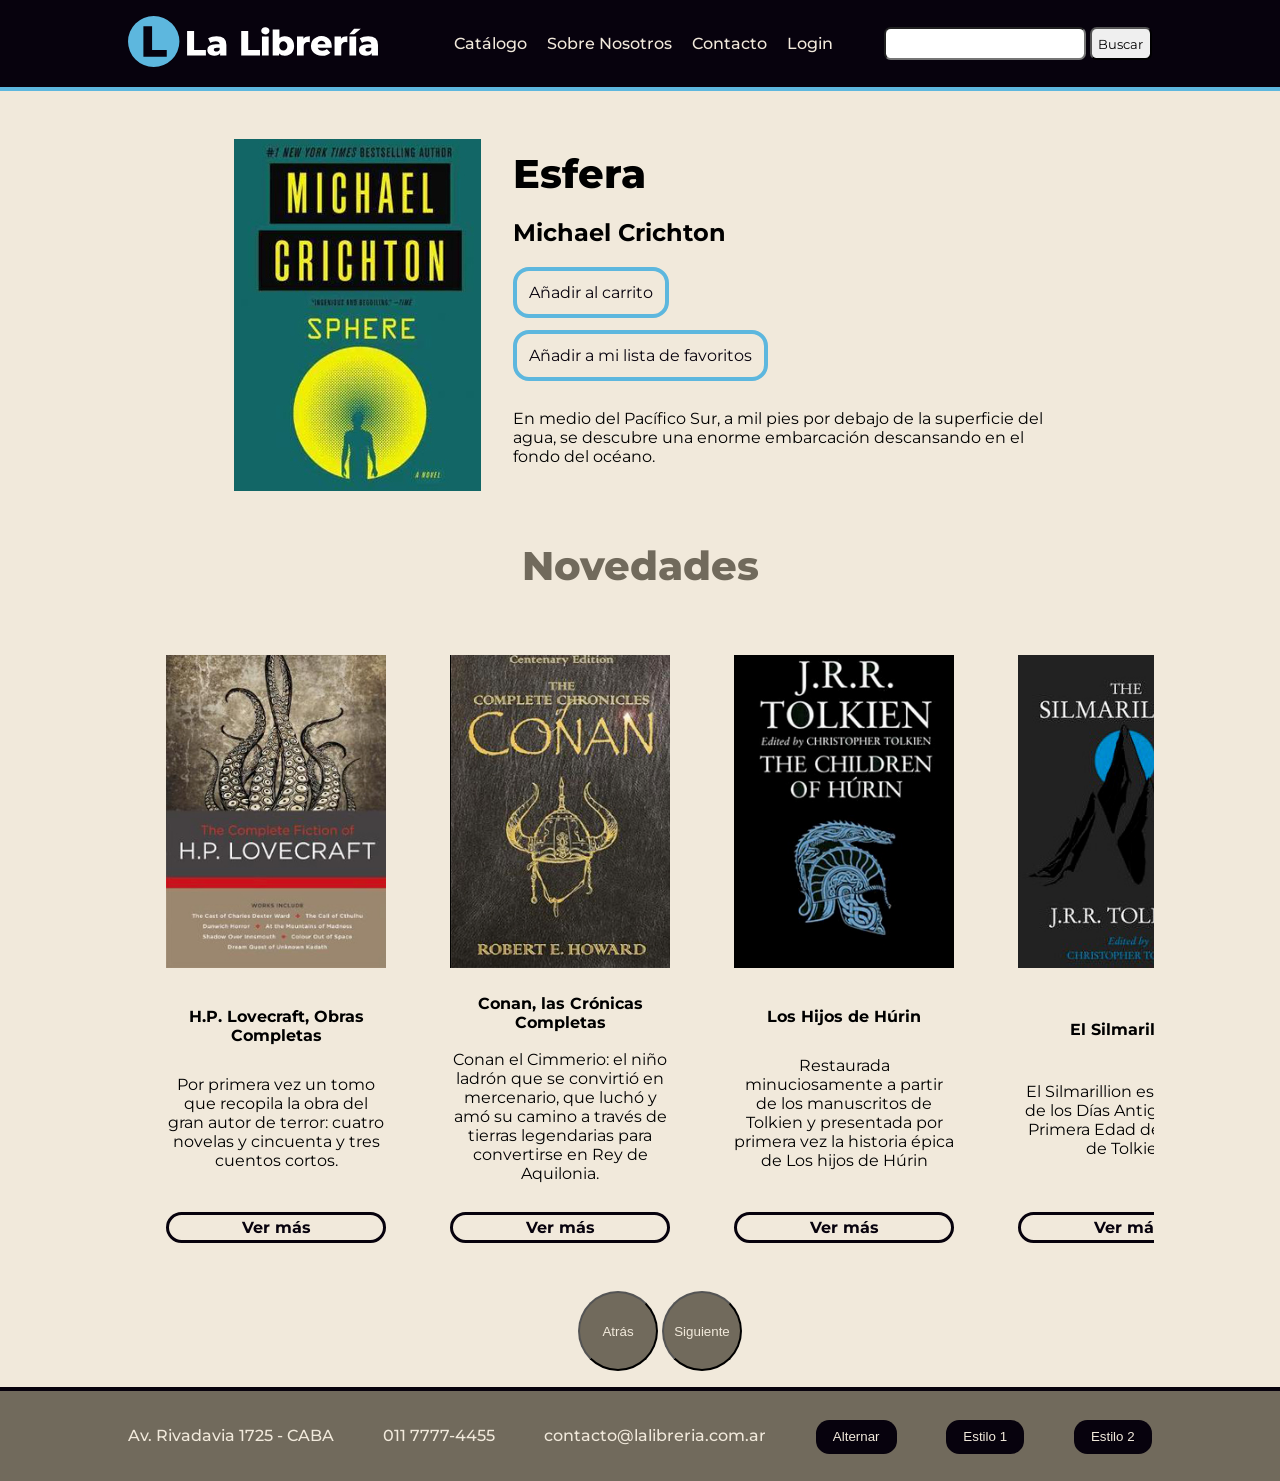
<file: libreria 2/libro6.html>
<!DOCTYPE html>
<html lang="es">
<head>
    <meta charset="UTF-8">
    <meta http-equiv="X-UA-Compatible" content="IE=edge">
    <meta name="viewport" content="width=device-width, initial-scale=1.0">
    <title>Esfera | La Librería - Tienda Online</title>
    <link rel="stylesheet" href="css/flex_2.css">

    

</head>
<body>
    <!-- Encabezado y Navegación -->
    <header id="header">
        <nav>
            <a href="index.html"><img src="img/logo.svg" alt="Bienvenidos a la Librería, Tienda Online"></a>
            <ul>
                <li><a href="#">Catálogo</a></li>
                <li><a href="#">Sobre Nosotros</a></li>
                <li><a id="menu_contacto" onclick="gtag('event', 'Click', {'event_category': 'Click Menu Contacto', 'event_label': 'Contacto'});" href="contacto.html">Contacto</a></li>
                <li><a href="#">Login</a></li>
            </ul>
            <form action="">
                <label>
                    <input type="text" name="palabraClave">
                </label>
                <input type="submit" name="buscar" value="Buscar">
            </form>
        </nav>
    </header>

    <section id="libro">
        <div class="izquierda">
            <img src="img/06.jpg" alt="Esfera - Michael Crichton">
        </div>
        <div class="derecha">
            <h1>Esfera</h1>
            <h2>Michael Crichton</h2>
            <a href="#">Añadir al carrito</a>
            <a href="#">Añadir a mi lista de favoritos</a>
            <p>En medio del Pacífico Sur, a mil pies por debajo de la superficie del agua, se descubre una enorme embarcación descansando en el fondo del océano.</p>
        </div>
    </section>

        <!-- Novedades -->
        <section id="novedades">
            <h1>Novedades</h1>
            <div id="contenedor" class="contenedor">
                <article>
                    <img src="img/01.jpg" alt="H.P. Lovecraft, Obras Completas">
                    <h2>H.P. Lovecraft, Obras Completas</h2>
                    <p>Por primera vez un tomo que recopila la obra del gran autor de terror: cuatro novelas y cincuenta y tres cuentos cortos.</p>
                    <a href="libro1.html">Ver más</a>
                </article>
                <article>
                    <img src="img/02.jpg" alt="Conan, las Crónicas Completas">
                    <h2>Conan, las Crónicas Completas</h2>
                    <p>Conan el Cimmerio: el niño ladrón que se convirtió en mercenario, que luchó y amó su camino a través de tierras legendarias para convertirse en Rey de Aquilonia.</p>
                    <a href="libro2.html">Ver más</a>
                </article>
                <article>
                    <img src="img/03.jpg" alt="Los Hijos de Húrin">
                    <h2>Los Hijos de Húrin</h2>
                    <p>Restaurada minuciosamente a partir de los manuscritos de Tolkien y presentada por primera vez  la historia épica de Los hijos de Húrin</p>
                    <a href="libro3.html">Ver más</a>
                </article>
                <article>
                    <img src="img/04.jpg" alt="El Silmarillion">
                    <h2>El Silmarillion</h2>
                    <p>El Silmarillion es un relato de los Días Antiguos, de la Primera Edad del mundo de Tolkien.</p>
                    <a href="libro4.html">Ver más</a>
                </article>
                <article>
                    <img src="img/05.jpg" alt="Duna">
                    <h2>Duna</h2>
                    <p>Una edición de lujo de tapa dura de la épica obra maestra de Frank Herbert: un triunfo de la imaginación y una de las novelas de ciencia ficción más vendidas de todos los tiempos.</p>
                    <a href="libro5.html">Ver más</a>
                </article>
                <article>
                    <img src="img/06.jpg" alt="Esfera">
                    <h2>Esfera</h2>
                    <p>En medio del Pacífico Sur, a mil pies por debajo de la superficie del agua, se descubre una enorme embarcación descansando en el fondo del océano.</p>
                    <a href="libro6.html">Ver más</a>
                </article>
                <article>
                    <img src="img/07.jpg" alt="Cuentos y Poemas Completos de Edgar Allan Poe">
                    <h2>Cuentos y Poemas Completos de Edgar Allan Poe</h2>
                    <p>A Edgar Allan Poe se le atribuye haber sido pionero en el cuento, haber perfeccionado la historia del horror psicológico y haber revolucionado la poética moderna. </p>
                    <a href="libro7.html">Ver más</a>
                </article>
                <article>
                    <img src="img/08.jpg" alt="Obras Completas de William Shakespeare">
                    <h2>Obras Completas de William Shakespeare</h2>
                    <p>Aldea. Romeo y Julieta. Henry V. Macbeth. Sueño de una noche de verano. Rey Lear. Los amantes de la literatura reconocerán de inmediato estas obras emblemáticas de William Shakespeare.</p>
                    <a href="libro8.html">Ver más</a>
                </article>
            </div>
            <!-- Controles del scroll -->
            <ul class="controles">
                <li><input id="anterior" type="submit" value="Atrás"></li>
                <li><input id="siguiente" type="submit" value="Siguiente"></li>
            </ul>
        </section>
    <!-- Footer -->
    <footer>
        <h1>Ubicación</h1>
        <iframe src="https://www.google.com/maps/embed?pb=!1m18!1m12!1m3!1d3283.8049548826625!2d-58.393169584770185!3d-34.60909328045804!2m3!1f0!2f0!3f0!3m2!1i1024!2i768!4f13.1!3m3!1m2!1s0x95bccac32291c5c5%3A0x622457900e987e8d!2sAv.%20Rivadavia%201725%2C%20C1089%20CABA!5e0!3m2!1ses-419!2sar!4v1629672369868!5m2!1ses-419!2sar" allowfullscreen="" loading="lazy"></iframe>
        <ul>
            <li>Av. Rivadavia 1725 - CABA</li>
            <li>011 7777-4455</li>
            <li>contacto@lalibreria.com.ar</li>
            <li><input type="submit" onclick="alternar()" value="Alternar"></li>
            <li><input type="submit" onclick="cambiar('css/flex_1.css')" value="Estilo 1"></li>
            <li><input type="submit" onclick="cambiar('css/flex_2.css')" value="Estilo 2"></li>
        </ul>
    </footer>





        <!-- Script para nuestras funciones de javascript -->
        <script>
            // Controles para el scroll de los libros
            var button = document.getElementById('siguiente');
            button.onclick = function () {
                var container = document.getElementById('contenedor');
                sideScroll(container,'right',25,100,10);
            };
        
            var back = document.getElementById('anterior');
            back.onclick = function () {
                var container = document.getElementById('contenedor');
                sideScroll(container,'left',25,100,10);
            };
        
            function sideScroll(element,direction,speed,distance,step){
                scrollAmount = 0;
                var slideTimer = setInterval(function(){
                    if(direction == 'left'){
                        element.scrollLeft -= step;
                    } else {
                        element.scrollLeft += step;
                    }
                    scrollAmount += step;
                    if(scrollAmount >= distance){
                        window.clearInterval(slideTimer);
                    }
                }, speed);
            }

        // Para cambiar la hoja de estilos con un solo botón
        function alternar() {
            /* Levanta un array con el contenido del elemento <link>
            y selecciona el elemento específico usando indexing. */
            var theme = document.getElementsByTagName('link')[0];
    
            /* Cambia el atributo href para cambiar la hoja de estilos*/
            if (theme.getAttribute('href') == 'css/flex_1.css') {
                 theme.setAttribute('href', 'css/flex_2.css');
            } else {
                theme.setAttribute('href', 'css/flex_1.css');
            }
        }

        // Para cambiar la hoja de estilos cuando tenemos más de una
        function cambiar(value) {
            /* Obtiene el nombre de la hoja de estilos y lo setea como 
            un parámetro usando el atributo href */
            var sheets = document
                .getElementsByTagName('link');

            sheets[0].href = value;
            }
        </script>
</body>
</html>
</file>
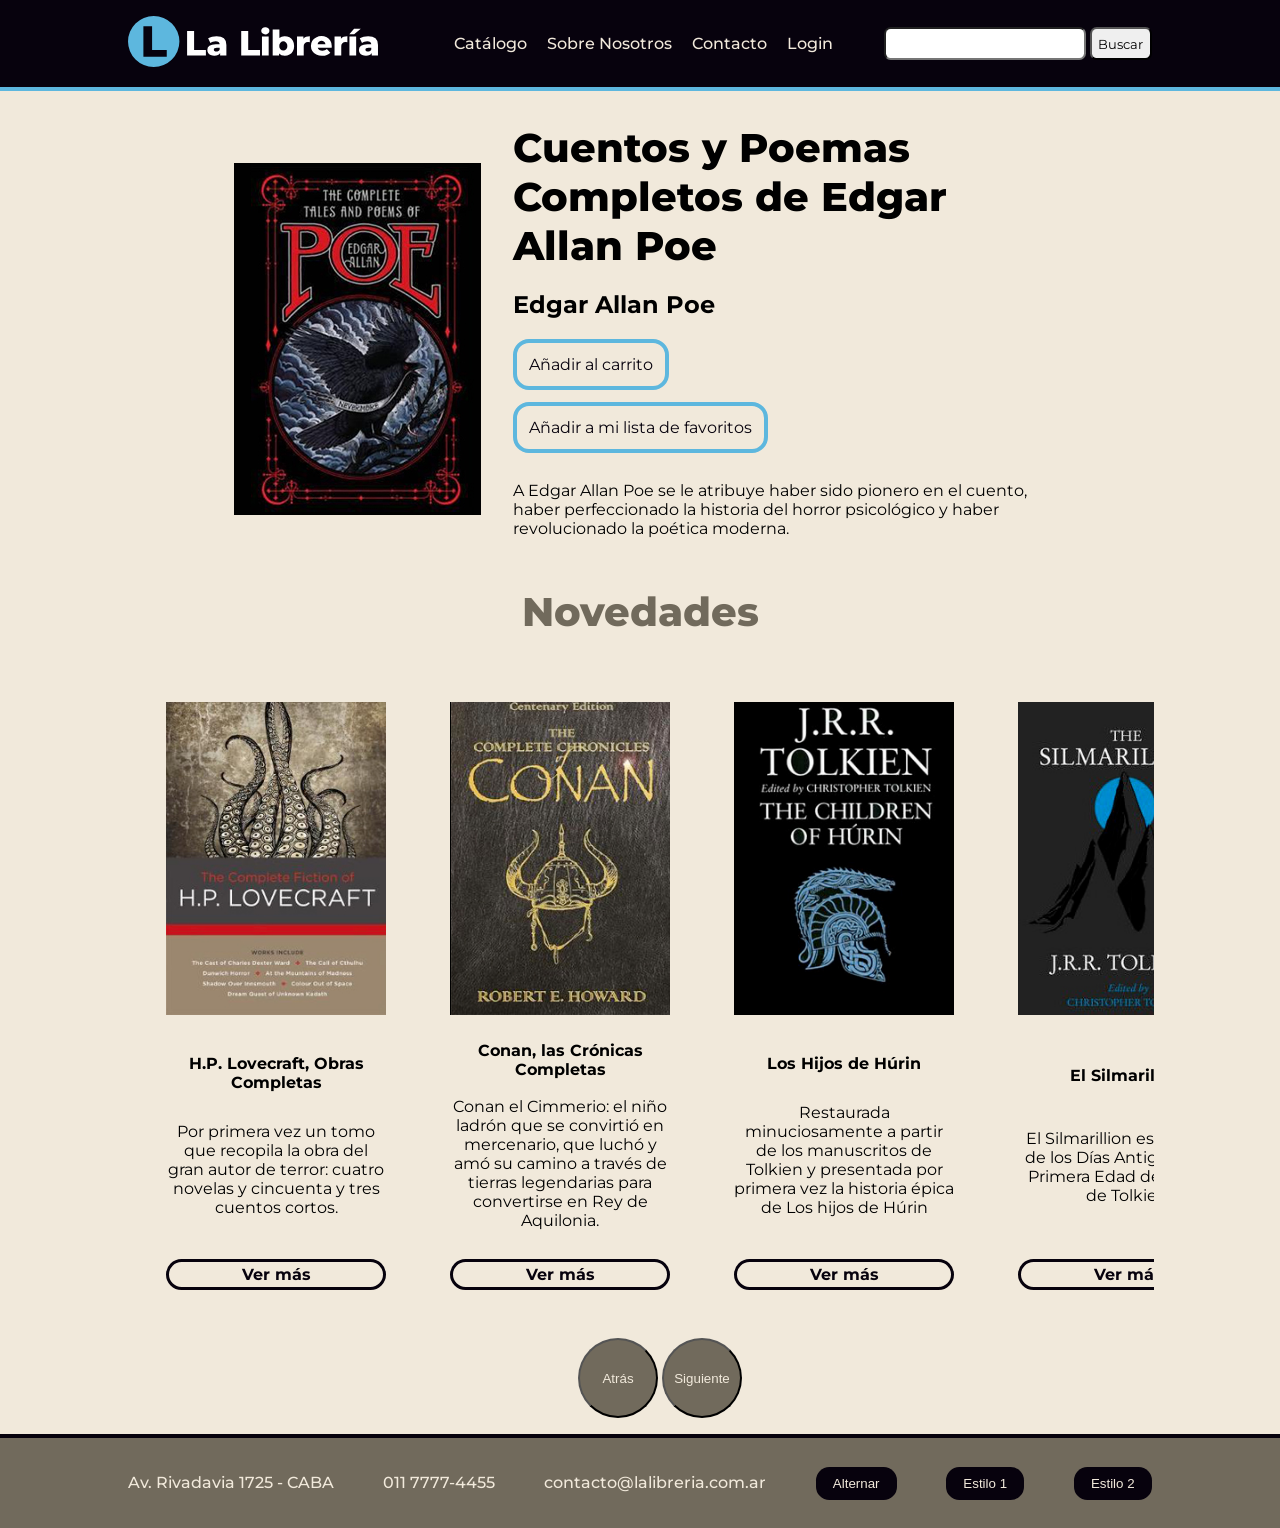
<file: libreria 2/libro7.html>
<!DOCTYPE html>
<html lang="es">
<head>
    <meta charset="UTF-8">
    <meta http-equiv="X-UA-Compatible" content="IE=edge">
    <meta name="viewport" content="width=device-width, initial-scale=1.0">
    <title>Cuentos y Poemas Completos de Edgar Allan Poe | La Librería - Tienda Online</title>
    <link rel="stylesheet" href="css/flex_2.css">

    

</head>
<body>
    <!-- Encabezado y Navegación -->
    <header id="header">
        <nav>
            <a href="index.html"><img src="img/logo.svg" alt="Bienvenidos a la Librería, Tienda Online"></a>
            <ul>
                <li><a href="#">Catálogo</a></li>
                <li><a href="#">Sobre Nosotros</a></li>
                <li><a id="menu_contacto" onclick="gtag('event', 'Click', {'event_category': 'Click Menu Contacto', 'event_label': 'Contacto'});" href="contacto.html">Contacto</a></li>
                <li><a href="#">Login</a></li>
            </ul>
            <form action="">
                <label>
                    <input type="text" name="palabraClave">
                </label>
                <input type="submit" name="buscar" value="Buscar">
            </form>
        </nav>
    </header>

    <section id="libro">
        <div class="izquierda">
            <img src="img/07.jpg" alt="Cuentos y Poemas Completos de Edgar Allan Poe">
        </div>
        <div class="derecha">
            <h1>Cuentos y Poemas Completos de Edgar Allan Poe</h1>
            <h2>Edgar Allan Poe</h2>
            <a href="#">Añadir al carrito</a>
            <a href="#">Añadir a mi lista de favoritos</a>
            <p>A Edgar Allan Poe se le atribuye haber sido pionero en el cuento, haber perfeccionado la historia del horror psicológico y haber revolucionado la poética moderna.</p>
        </div>
    </section>

        <!-- Novedades -->
        <section id="novedades">
            <h1>Novedades</h1>
            <div id="contenedor" class="contenedor">
                <article>
                    <img src="img/01.jpg" alt="H.P. Lovecraft, Obras Completas">
                    <h2>H.P. Lovecraft, Obras Completas</h2>
                    <p>Por primera vez un tomo que recopila la obra del gran autor de terror: cuatro novelas y cincuenta y tres cuentos cortos.</p>
                    <a href="libro1.html">Ver más</a>
                </article>
                <article>
                    <img src="img/02.jpg" alt="Conan, las Crónicas Completas">
                    <h2>Conan, las Crónicas Completas</h2>
                    <p>Conan el Cimmerio: el niño ladrón que se convirtió en mercenario, que luchó y amó su camino a través de tierras legendarias para convertirse en Rey de Aquilonia.</p>
                    <a href="libro2.html">Ver más</a>
                </article>
                <article>
                    <img src="img/03.jpg" alt="Los Hijos de Húrin">
                    <h2>Los Hijos de Húrin</h2>
                    <p>Restaurada minuciosamente a partir de los manuscritos de Tolkien y presentada por primera vez  la historia épica de Los hijos de Húrin</p>
                    <a href="libro3.html">Ver más</a>
                </article>
                <article>
                    <img src="img/04.jpg" alt="El Silmarillion">
                    <h2>El Silmarillion</h2>
                    <p>El Silmarillion es un relato de los Días Antiguos, de la Primera Edad del mundo de Tolkien.</p>
                    <a href="libro4.html">Ver más</a>
                </article>
                <article>
                    <img src="img/05.jpg" alt="Duna">
                    <h2>Duna</h2>
                    <p>Una edición de lujo de tapa dura de la épica obra maestra de Frank Herbert: un triunfo de la imaginación y una de las novelas de ciencia ficción más vendidas de todos los tiempos.</p>
                    <a href="libro5.html">Ver más</a>
                </article>
                <article>
                    <img src="img/06.jpg" alt="Esfera">
                    <h2>Esfera</h2>
                    <p>En medio del Pacífico Sur, a mil pies por debajo de la superficie del agua, se descubre una enorme embarcación descansando en el fondo del océano.</p>
                    <a href="libro6.html">Ver más</a>
                </article>
                <article>
                    <img src="img/07.jpg" alt="Cuentos y Poemas Completos de Edgar Allan Poe">
                    <h2>Cuentos y Poemas Completos de Edgar Allan Poe</h2>
                    <p>A Edgar Allan Poe se le atribuye haber sido pionero en el cuento, haber perfeccionado la historia del horror psicológico y haber revolucionado la poética moderna. </p>
                    <a href="libro7.html">Ver más</a>
                </article>
                <article>
                    <img src="img/08.jpg" alt="Obras Completas de William Shakespeare">
                    <h2>Obras Completas de William Shakespeare</h2>
                    <p>Aldea. Romeo y Julieta. Henry V. Macbeth. Sueño de una noche de verano. Rey Lear. Los amantes de la literatura reconocerán de inmediato estas obras emblemáticas de William Shakespeare.</p>
                    <a href="libro8.html">Ver más</a>
                </article>
            </div>
            <!-- Controles del scroll -->
            <ul class="controles">
                <li><input id="anterior" type="submit" value="Atrás"></li>
                <li><input id="siguiente" type="submit" value="Siguiente"></li>
            </ul>
        </section>
    <!-- Footer -->
    <footer>
        <h1>Ubicación</h1>
        <iframe src="https://www.google.com/maps/embed?pb=!1m18!1m12!1m3!1d3283.8049548826625!2d-58.393169584770185!3d-34.60909328045804!2m3!1f0!2f0!3f0!3m2!1i1024!2i768!4f13.1!3m3!1m2!1s0x95bccac32291c5c5%3A0x622457900e987e8d!2sAv.%20Rivadavia%201725%2C%20C1089%20CABA!5e0!3m2!1ses-419!2sar!4v1629672369868!5m2!1ses-419!2sar" allowfullscreen="" loading="lazy"></iframe>
        <ul>
            <li>Av. Rivadavia 1725 - CABA</li>
            <li>011 7777-4455</li>
            <li>contacto@lalibreria.com.ar</li>
            <li><input type="submit" onclick="alternar()" value="Alternar"></li>
            <li><input type="submit" onclick="cambiar('css/flex_1.css')" value="Estilo 1"></li>
            <li><input type="submit" onclick="cambiar('css/flex_2.css')" value="Estilo 2"></li>
        </ul>
    </footer>





        <!-- Script para nuestras funciones de javascript -->
        <script>
            // Controles para el scroll de los libros
            var button = document.getElementById('siguiente');
            button.onclick = function () {
                var container = document.getElementById('contenedor');
                sideScroll(container,'right',25,100,10);
            };
        
            var back = document.getElementById('anterior');
            back.onclick = function () {
                var container = document.getElementById('contenedor');
                sideScroll(container,'left',25,100,10);
            };
        
            function sideScroll(element,direction,speed,distance,step){
                scrollAmount = 0;
                var slideTimer = setInterval(function(){
                    if(direction == 'left'){
                        element.scrollLeft -= step;
                    } else {
                        element.scrollLeft += step;
                    }
                    scrollAmount += step;
                    if(scrollAmount >= distance){
                        window.clearInterval(slideTimer);
                    }
                }, speed);
            }

        // Para cambiar la hoja de estilos con un solo botón
        function alternar() {
            /* Levanta un array con el contenido del elemento <link>
            y selecciona el elemento específico usando indexing. */
            var theme = document.getElementsByTagName('link')[0];
    
            /* Cambia el atributo href para cambiar la hoja de estilos*/
            if (theme.getAttribute('href') == 'css/flex_1.css') {
                 theme.setAttribute('href', 'css/flex_2.css');
            } else {
                theme.setAttribute('href', 'css/flex_1.css');
            }
        }

        // Para cambiar la hoja de estilos cuando tenemos más de una
        function cambiar(value) {
            /* Obtiene el nombre de la hoja de estilos y lo setea como 
            un parámetro usando el atributo href */
            var sheets = document
                .getElementsByTagName('link');

            sheets[0].href = value;
            }
        </script>
</body>
</html>
</file>
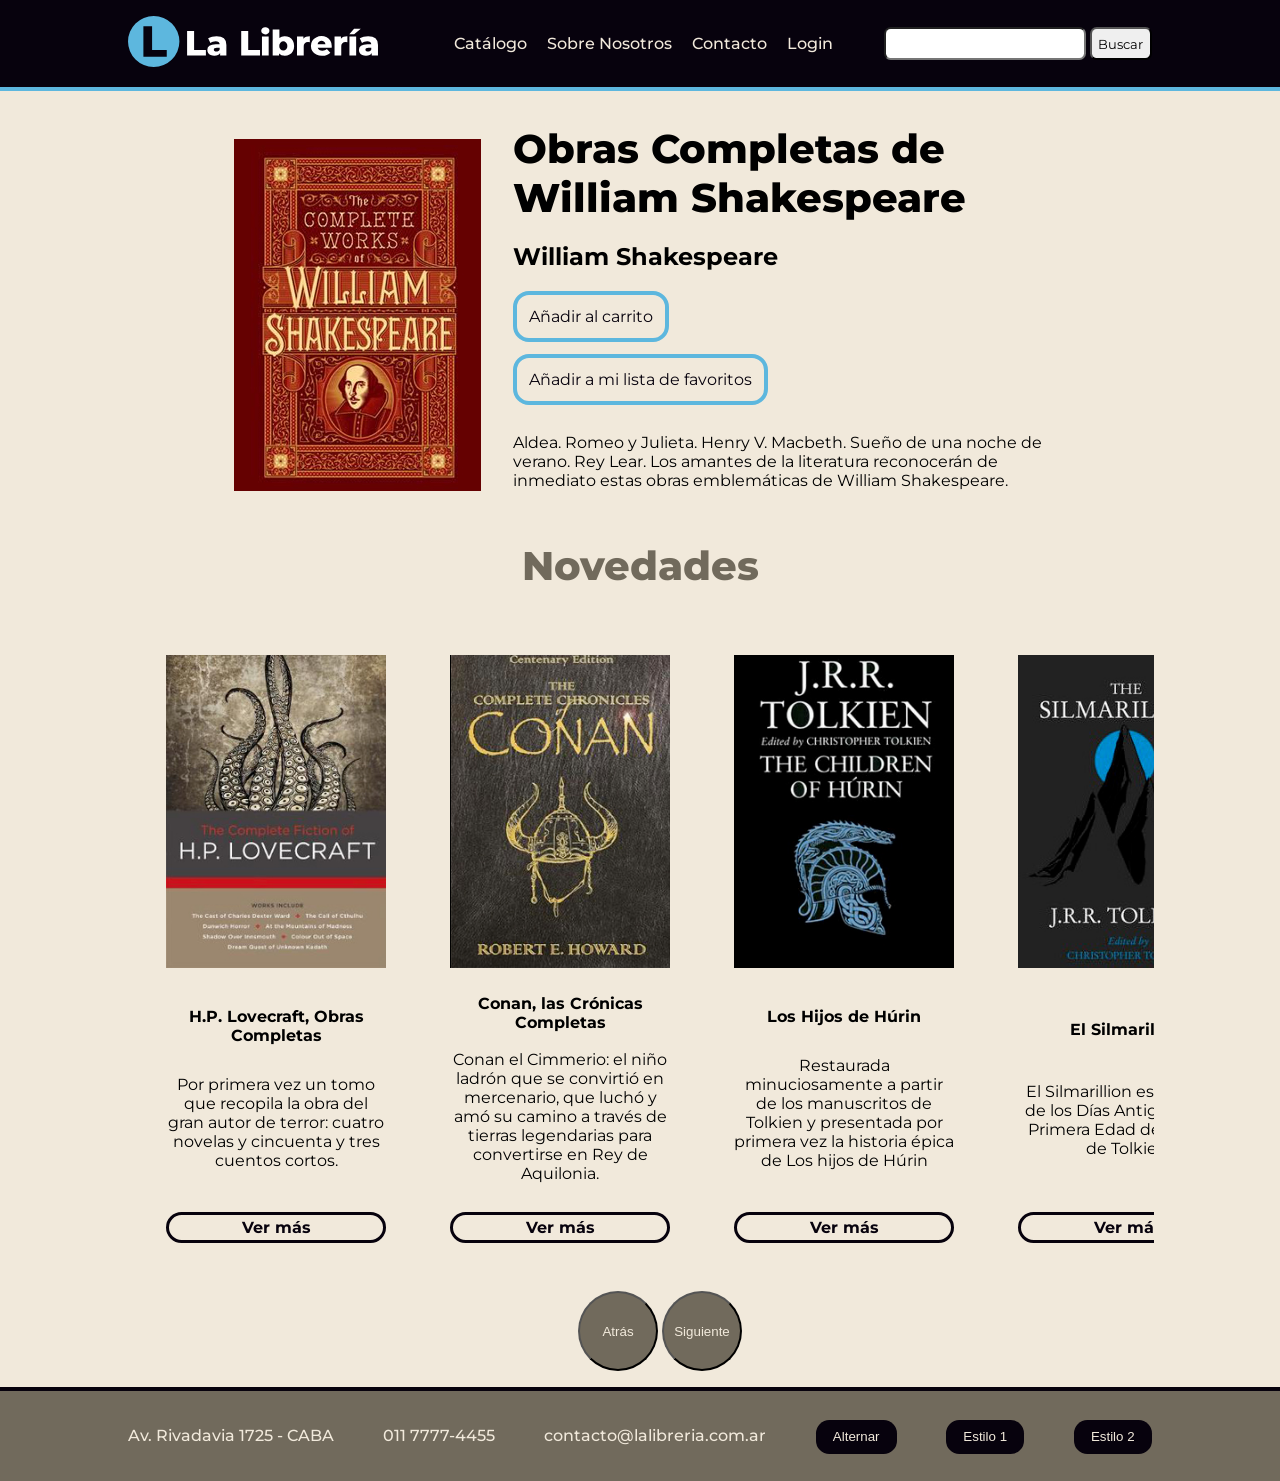
<file: libreria 2/libro8.html>
<!DOCTYPE html>
<html lang="es">
<head>
    <meta charset="UTF-8">
    <meta http-equiv="X-UA-Compatible" content="IE=edge">
    <meta name="viewport" content="width=device-width, initial-scale=1.0">
    <title>Obras Completas de William Shakespeare</title>
    <link rel="stylesheet" href="css/flex_2.css">

    

</head>
<body>
    <!-- Encabezado y Navegación -->
    <header id="header">
        <nav>
            <a href="index.html"><img src="img/logo.svg" alt="Bienvenidos a la Librería, Tienda Online"></a>
            <ul>
                <li><a href="#">Catálogo</a></li>
                <li><a href="#">Sobre Nosotros</a></li>
                <li><a id="menu_contacto" onclick="gtag('event', 'Click', {'event_category': 'Click Menu Contacto', 'event_label': 'Contacto'});" href="contacto.html">Contacto</a></li>
                <li><a href="#">Login</a></li>
            </ul>
            <form action="">
                <label>
                    <input type="text" name="palabraClave">
                </label>
                <input type="submit" name="buscar" value="Buscar">
            </form>
        </nav>
    </header>

    <section id="libro">
        <div class="izquierda">
            <img src="img/08.jpg" alt="Obras Completas de William Shakespeare">
        </div>
        <div class="derecha">
            <h1>Obras Completas de William Shakespeare</h1>
            <h2>William Shakespeare</h2>
            <a href="#">Añadir al carrito</a>
            <a href="#">Añadir a mi lista de favoritos</a>
            <p>Aldea. Romeo y Julieta. Henry V. Macbeth. Sueño de una noche de verano. Rey Lear. Los amantes de la literatura reconocerán de inmediato estas obras emblemáticas de William Shakespeare.</p>
        </div>
    </section>

        <!-- Novedades -->
        <section id="novedades">
            <h1>Novedades</h1>
            <div id="contenedor" class="contenedor">
                <article>
                    <img src="img/01.jpg" alt="H.P. Lovecraft, Obras Completas">
                    <h2>H.P. Lovecraft, Obras Completas</h2>
                    <p>Por primera vez un tomo que recopila la obra del gran autor de terror: cuatro novelas y cincuenta y tres cuentos cortos.</p>
                    <a href="libro1.html">Ver más</a>
                </article>
                <article>
                    <img src="img/02.jpg" alt="Conan, las Crónicas Completas">
                    <h2>Conan, las Crónicas Completas</h2>
                    <p>Conan el Cimmerio: el niño ladrón que se convirtió en mercenario, que luchó y amó su camino a través de tierras legendarias para convertirse en Rey de Aquilonia.</p>
                    <a href="libro2.html">Ver más</a>
                </article>
                <article>
                    <img src="img/03.jpg" alt="Los Hijos de Húrin">
                    <h2>Los Hijos de Húrin</h2>
                    <p>Restaurada minuciosamente a partir de los manuscritos de Tolkien y presentada por primera vez  la historia épica de Los hijos de Húrin</p>
                    <a href="libro3.html">Ver más</a>
                </article>
                <article>
                    <img src="img/04.jpg" alt="El Silmarillion">
                    <h2>El Silmarillion</h2>
                    <p>El Silmarillion es un relato de los Días Antiguos, de la Primera Edad del mundo de Tolkien.</p>
                    <a href="libro4.html">Ver más</a>
                </article>
                <article>
                    <img src="img/05.jpg" alt="Duna">
                    <h2>Duna</h2>
                    <p>Una edición de lujo de tapa dura de la épica obra maestra de Frank Herbert: un triunfo de la imaginación y una de las novelas de ciencia ficción más vendidas de todos los tiempos.</p>
                    <a href="libro5.html">Ver más</a>
                </article>
                <article>
                    <img src="img/06.jpg" alt="Esfera">
                    <h2>Esfera</h2>
                    <p>En medio del Pacífico Sur, a mil pies por debajo de la superficie del agua, se descubre una enorme embarcación descansando en el fondo del océano.</p>
                    <a href="libro6.html">Ver más</a>
                </article>
                <article>
                    <img src="img/07.jpg" alt="Cuentos y Poemas Completos de Edgar Allan Poe">
                    <h2>Cuentos y Poemas Completos de Edgar Allan Poe</h2>
                    <p>A Edgar Allan Poe se le atribuye haber sido pionero en el cuento, haber perfeccionado la historia del horror psicológico y haber revolucionado la poética moderna. </p>
                    <a href="libro7.html">Ver más</a>
                </article>
                <article>
                    <img src="img/08.jpg" alt="Obras Completas de William Shakespeare">
                    <h2>Obras Completas de William Shakespeare</h2>
                    <p>Aldea. Romeo y Julieta. Henry V. Macbeth. Sueño de una noche de verano. Rey Lear. Los amantes de la literatura reconocerán de inmediato estas obras emblemáticas de William Shakespeare.</p>
                    <a href="libro8.html">Ver más</a>
                </article>
            </div>
            <!-- Controles del scroll -->
            <ul class="controles">
                <li><input id="anterior" type="submit" value="Atrás"></li>
                <li><input id="siguiente" type="submit" value="Siguiente"></li>
            </ul>
        </section>
    <!-- Footer -->
    <footer>
        <h1>Ubicación</h1>
        <iframe src="https://www.google.com/maps/embed?pb=!1m18!1m12!1m3!1d3283.8049548826625!2d-58.393169584770185!3d-34.60909328045804!2m3!1f0!2f0!3f0!3m2!1i1024!2i768!4f13.1!3m3!1m2!1s0x95bccac32291c5c5%3A0x622457900e987e8d!2sAv.%20Rivadavia%201725%2C%20C1089%20CABA!5e0!3m2!1ses-419!2sar!4v1629672369868!5m2!1ses-419!2sar" allowfullscreen="" loading="lazy"></iframe>
        <ul>
            <li>Av. Rivadavia 1725 - CABA</li>
            <li>011 7777-4455</li>
            <li>contacto@lalibreria.com.ar</li>
            <li><input type="submit" onclick="alternar()" value="Alternar"></li>
            <li><input type="submit" onclick="cambiar('css/flex_1.css')" value="Estilo 1"></li>
            <li><input type="submit" onclick="cambiar('css/flex_2.css')" value="Estilo 2"></li>
        </ul>
    </footer>





        <!-- Script para nuestras funciones de javascript -->
        <script>
            // Controles para el scroll de los libros
            var button = document.getElementById('siguiente');
            button.onclick = function () {
                var container = document.getElementById('contenedor');
                sideScroll(container,'right',25,100,10);
            };
        
            var back = document.getElementById('anterior');
            back.onclick = function () {
                var container = document.getElementById('contenedor');
                sideScroll(container,'left',25,100,10);
            };
        
            function sideScroll(element,direction,speed,distance,step){
                scrollAmount = 0;
                var slideTimer = setInterval(function(){
                    if(direction == 'left'){
                        element.scrollLeft -= step;
                    } else {
                        element.scrollLeft += step;
                    }
                    scrollAmount += step;
                    if(scrollAmount >= distance){
                        window.clearInterval(slideTimer);
                    }
                }, speed);
            }

        // Para cambiar la hoja de estilos con un solo botón
        function alternar() {
            /* Levanta un array con el contenido del elemento <link>
            y selecciona el elemento específico usando indexing. */
            var theme = document.getElementsByTagName('link')[0];
    
            /* Cambia el atributo href para cambiar la hoja de estilos*/
            if (theme.getAttribute('href') == 'css/flex_1.css') {
                 theme.setAttribute('href', 'css/flex_2.css');
            } else {
                theme.setAttribute('href', 'css/flex_1.css');
            }
        }

        // Para cambiar la hoja de estilos cuando tenemos más de una
        function cambiar(value) {
            /* Obtiene el nombre de la hoja de estilos y lo setea como 
            un parámetro usando el atributo href */
            var sheets = document
                .getElementsByTagName('link');

            sheets[0].href = value;
            }
        </script>
</body>
</html>
</file>
<file: libreria 2/css/flex_2.css>
/* Home con flex */

/* Tipografía */
@import url('https://fonts.googleapis.com/css2?family=Montserrat:ital,wght@0,400;0,500;0,600;0,700;0,800;1,400;1,500;1,600;1,700;1,800&display=swap');

/* Mi lista de colores */
#mis_colores {
    color: #07020d;
    color: #5db7de;
    color: #f1e9db;
    color: #a39b8b;
    color: #716a5c;
}

/* Estilos globales */
body {
    background-color: #f1e9db;
    margin: 0;
    font-family: 'Montserrat', sans-serif;
}

a {
    text-decoration: none;
}

h1 {
    font-weight: 800;
    font-size: 2.5em;
}

img {
    max-width: 100%;
}

section {
    display: flex;
    justify-content: center;
    align-items: center;
    max-width: 1390px;
    margin: 0 auto;
}

ul {
    list-style: none;
}

ul li {
    display: inline-block;
}

/* Header y barra de navegación */
#header {
    background-color: #07020d;
    border-bottom: 0.3em solid  #5db7de;
}

#header nav {
    display: flex;
    justify-content: space-between;
    align-items: center;
    max-width: 80vw;
    margin: 0 auto;
}

    /* Escondo la sección */
    #presentacion {
        display: none;
    }

/* nav */
#header nav img {
    max-width: 250px;
    margin: 1em 0;
}

#hader nav ul {
    list-style: none;
    padding: 0;
}

#header nav ul li {
    display: inline-block;
    margin: 0 1em 0 0;
}

/* Links */
nav a:link {
    font-weight: 500;
    color: #f1e9db;
}

nav a:visited {
    font-weight: 500;
    color: #f1e9db;
}

nav a:hover {
    font-weight: 500;
    color: #5db7de;
}

nav a:active {
    font-weight: 500;
    color: #07020d;
}

/* Buscardor */
nav input {
    font-family: 'Montserrat', sans-serif;
    padding: 0.5em;
    border-radius: 0.5em;
    outline: none;
}

nav input:focus {
    border: 0.2em solid #5db7de;
}

/* Bienvenida */
#bienvenida {
    flex-direction: column;
    align-items: center;
}

#bienvenida img {
    max-width: 80vw;
}

#bienvenida h1 {
    color: #716a5c;
}

/* Libros y Novedades */
#novedades {
    flex-direction: column;
    max-width: 80vw;
}

#novedades h1 {
    color: #716a5c;
}

#novedades h2 {
    font-size: 1em;
}

#novedades article {
    display: flex;
    flex-direction: column;
    justify-content: space-between;

    min-width: 220px;
    margin: 2em;
    text-align: center;
}

#novedades p {
    margin-top: -0.5em;
}

.contenedor {
    display: flex;
    justify-content: flex-start;
    overflow: hidden;
    max-width: 79vw;
    padding: 0 0.5em;
}

.controles ul {
    padding: 0;
}

.controles li{
    display: inline-block;
}

#siguiente, #anterior {
    min-height: 6em;
    min-width: 6em;
    border-radius: 3em;
    background-color:#716a5c;
    color: #f1e9db;
}

#siguiente:hover, #anterior:hover {
    background-color:#5db7de;
    color:#07020d;
    font-weight: 800;
}

/* Links */
#novedades a:link {
    font-weight: 700;
    color: #07020d;
    border: 0.2em solid #07020d;
    border-radius: 1em;
    padding: 0.2em 0.5em;
}

#novedades a:visited {
    color: #07020d;
}

#novedades a:hover {
    background-color: #5db7de;
}

#novedades a:active {
    color: #07020d;
}

/* Footer */
    footer iframe, footer h1 {
        display: none;
    }

footer {
    display: flex;
    align-items: center;
    margin: 0 auto;

    background-color: #716a5c;
    border-top: 0.3em solid  #07020d;
    
    color: #f1e9db;
    font-weight: 500;
    text-align: center;
    min-height: 90px;
    line-height: min(90px);
    overflow: hidden; /* Arregla el problema del margen inferior */
}

footer ul {
    display: flex;
    justify-content: space-between;
    align-items: center;
    width: 80vw;
    margin: 0 auto;
    padding: 0;
}

footer input {
    background-color:#07020d;
    color: #f1e9db;
    font-weight: 400;
    border-radius: 1em;
    padding: 0.7em 1.3em;
    border: none;
}

footer input:hover {
    background-color: #5db7de;
    color: #07020d;
}


/* Formulario de Contacto */
#contacto {
    min-height: 81vh;
    display: flex;
}

#contacto form {
    width:220px;
    margin: 0 auto;
}

#contacto input {
    font-family: 'Montserrat', sans-serif;
    padding: 10px;
    margin:0px 0px 10px 0px;
    border: 2px solid #716a5c;
    border-radius: 7px;
    width:200px;
}

#contacto textarea {
    font-family: 'Montserrat', sans-serif;
    border: 2px solid #716a5c;
    border-radius: 7px;
    padding:5px;
    width: 210px;
    height: 100px;
}

#contacto input:focus, textarea:focus {
    outline: none;
    border: 2px solid #5db7de;
    border-radius: 7px;
}

#contacto select {
    font-family: 'Montserrat', sans-serif;
    padding:10px;
}

#contacto .submit {
    width:224px;
    background-color:#5db7de;
    border-radius: 100px;
}

#contacto .checkbox, .radio {
    margin:5px;
    padding:0;
    width: auto;
}

/* Libros */
#libro {
    margin-top: 2em;
    justify-content: center;
}

.izquierda {
    display: flex;
    justify-content: flex-end;
}

.izquierda img {
    min-width: 247px;
    margin: 1em;
}

.derecha {
    display: flex;
    flex-direction: column;
    justify-content: space-between;
    align-items: flex-start;
    margin-left: 1em;
    max-width: 550px;
}

.derecha h1 {
    margin: 0;
}

.derecha a:link {
    display: block;
    padding: 0.75em;
    border: 0.25em solid #5db7de;
    border-radius: 1em;
    margin-bottom: 0.75em;
    color: #07020d;
}

.derecha a:visited {
    color: #07020d;
    border: 0.25em solid #5db7de;
}

.derecha a:hover {
    color: #f1e9db;
    border: 0.25em solid #5db7de;
    background-color: #5db7de;
}

.derecha a:active {
    border: 0.25em solid #5db7de;
}
</file>
